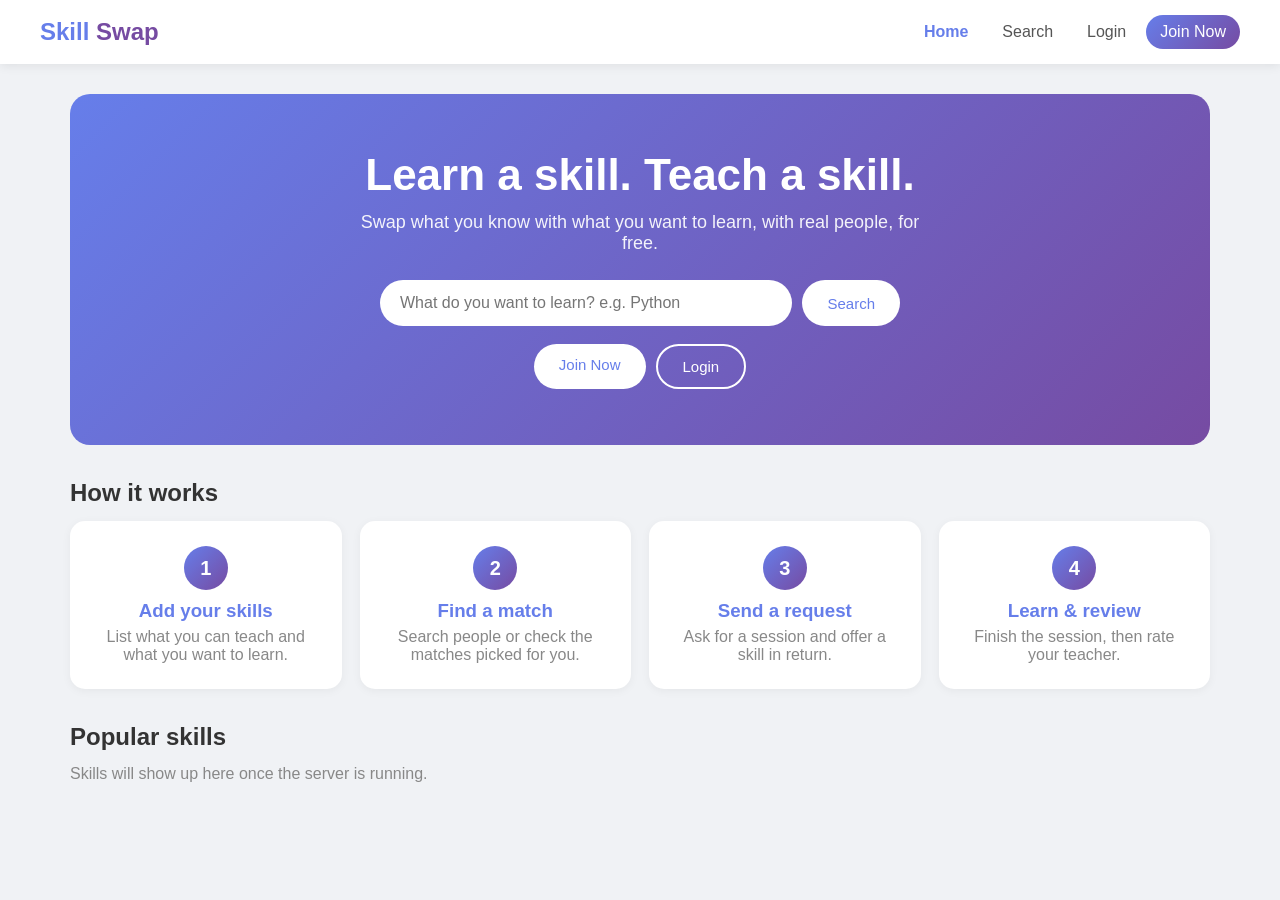
<file: index.html>
<!DOCTYPE html>
<html lang="en">
<head>
    <meta charset="UTF-8">
    <meta name="viewport" content="width=device-width, initial-scale=1.0">
    <title>Skill Swap</title>
    <link rel="stylesheet" href="common.css">
    <style>
        .hero { text-align: center; padding: 56px 24px; }
        .hero h1 { font-size: clamp(28px, 5vw, 44px); margin-bottom: 12px; }
        .hero p { font-size: 18px; opacity: .92; max-width: 560px; margin: 0 auto 26px; }
        .hero-search { display: flex; gap: 10px; max-width: 520px; margin: 0 auto; }
        .hero-search input { flex: 1; min-width: 0; padding: 14px 20px; border: none; border-radius: 30px; font-size: 16px; outline: none; }
        .hero-search button { background: white; color: var(--primary); }
        .hero-cta { margin-top: 18px; display: flex; gap: 10px; justify-content: center; flex-wrap: wrap; }
        .steps { display: grid; grid-template-columns: repeat(auto-fit, minmax(210px, 1fr)); gap: 18px; }
        .step { text-align: center; }
        .step .num { width: 44px; height: 44px; margin: 0 auto 10px; border-radius: 50%; background: var(--gradient); color: white; font-weight: bold; font-size: 20px; display: flex; align-items: center; justify-content: center; }
        .step h3 { margin-bottom: 6px; }
        a.chip { text-decoration: none; }
        h2.section { margin: 34px 0 14px; }
        @media (max-width: 520px) { .hero-search { flex-direction: column; } .container { padding: 18px; } }
    </style>
</head>
<body>
    <div id="app-header"></div>

    <div class="container">
        <section class="hero-card hero">
            <h1>Learn a skill. Teach a skill.</h1>
            <p>Swap what you know with what you want to learn, with real people, for free.</p>
            <form class="hero-search" id="heroSearch">
                <input type="text" id="heroQuery" placeholder="What do you want to learn? e.g. Python" aria-label="Search skills or people">
                <button class="btn" type="submit">Search</button>
            </form>
            <div class="hero-cta" id="heroCta"></div>
        </section>

        <h2 class="section">How it works</h2>
        <div class="steps">
            <div class="card step"><div class="num">1</div><h3>Add your skills</h3><p class="muted">List what you can teach and what you want to learn.</p></div>
            <div class="card step"><div class="num">2</div><h3>Find a match</h3><p class="muted">Search people or check the matches picked for you.</p></div>
            <div class="card step"><div class="num">3</div><h3>Send a request</h3><p class="muted">Ask for a session and offer a skill in return.</p></div>
            <div class="card step"><div class="num">4</div><h3>Learn &amp; review</h3><p class="muted">Finish the session, then rate your teacher.</p></div>
        </div>

        <h2 class="section">Popular skills</h2>
        <div class="row" id="skillChips"><span class="muted">Loading...</span></div>
    </div>

    <script src="common.js"></script>
    <script>
        renderHeader('index');
        const user = getUser();

        document.getElementById('heroCta').innerHTML = user
            ? '<a class="btn" style="background:white;color:var(--primary)" href="dashboard.html">Go to Dashboard</a>'
            : '<a class="btn" style="background:white;color:var(--primary)" href="register.html">Join Now</a>' +
              '<a class="btn btn-outline" style="background:transparent;color:white;border-color:white" href="login.html">Login</a>';

        document.getElementById('heroSearch').addEventListener('submit', e => {
            e.preventDefault();
            const q = document.getElementById('heroQuery').value.trim();
            location.href = 'search.html' + (q ? '?q=' + encodeURIComponent(q) : '');
        });

        (async function loadSkills() {
            const box = document.getElementById('skillChips');
            const res = await apiFetch('/api/skills').catch(() => null);
            if (!res || !res.ok || !res.data.skills.length) {
                box.innerHTML = '<span class="muted">Skills will show up here once the server is running.</span>';
                return;
            }
            box.innerHTML = res.data.skills.map(s =>
                `<a class="chip" href="search.html?q=${encodeURIComponent(s.name)}">${escapeHtml(s.name)}</a>`).join('');
        })();
    </script>
</body>
</html>
</file>
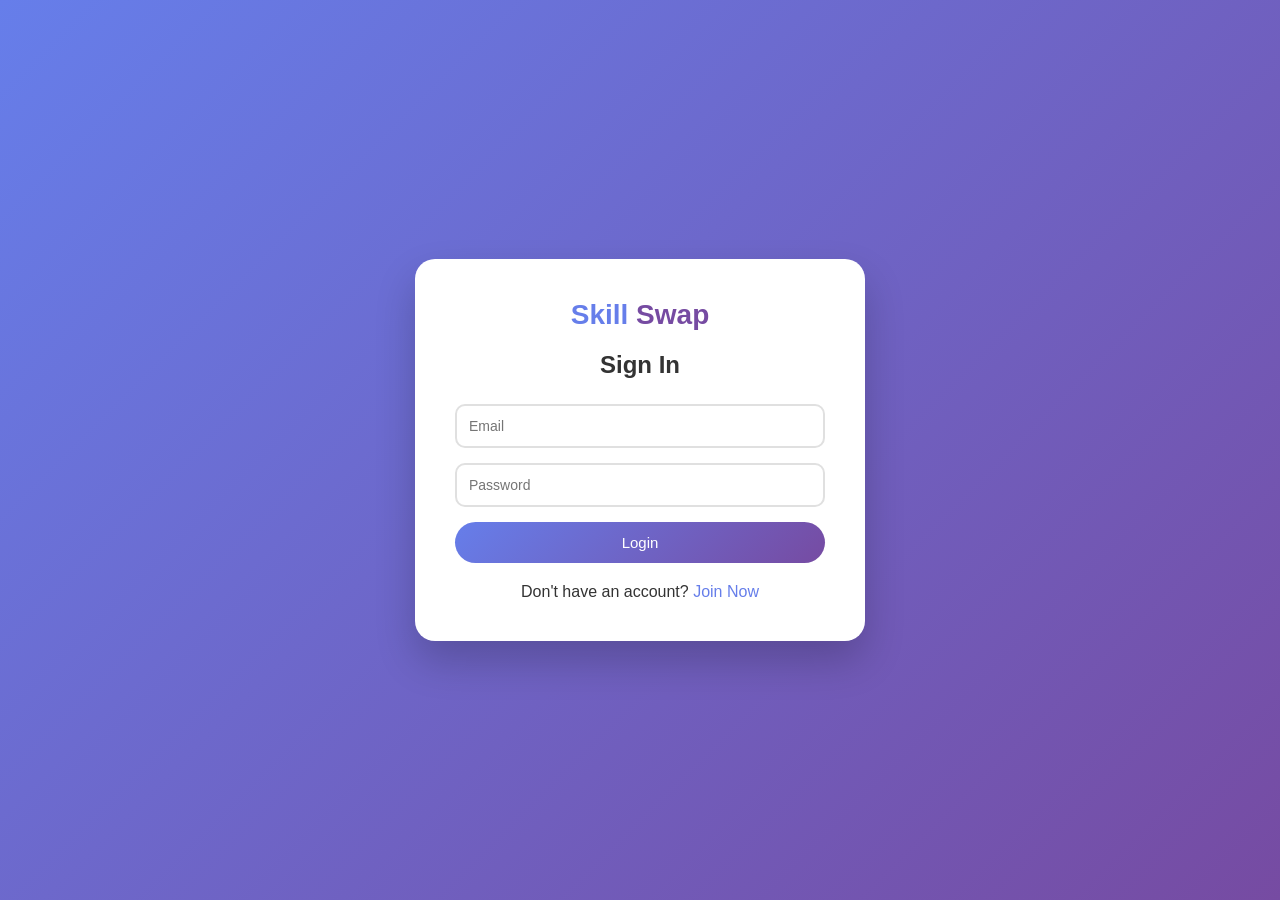
<file: admin.html>
<!DOCTYPE html>
<html lang="en">
<head>
    <meta charset="UTF-8">
    <meta name="viewport" content="width=device-width, initial-scale=1.0">
    <title>Admin - Skill Swap</title>
    <link rel="stylesheet" href="common.css">
    <style>
        .tabs { display: flex; gap: 8px; flex-wrap: wrap; }
        .tab {
            background: white; border: 2px solid transparent; color: #555;
            padding: 10px 20px; border-radius: 30px; cursor: pointer; font-size: 15px;
        }
        .tab.active { border-color: var(--primary); color: var(--primary); font-weight: bold; }
        .tab .nav-badge { margin-left: 6px; }
        .bar-row { display: grid; grid-template-columns: 110px 1fr 40px; gap: 10px; align-items: center; font-size: 14px; margin: 6px 0; }
        .bar-track { background: var(--bg); border-radius: 6px; height: 14px; overflow: hidden; }
        .bar-fill { background: var(--primary); height: 100%; border-radius: 6px; }
        .bar-num { text-align: right; font-variant-numeric: tabular-nums; }
        .table-wrap { overflow-x: auto; }
        table { width: 100%; border-collapse: collapse; font-size: 14px; }
        th, td { text-align: left; padding: 10px 12px; border-bottom: 1px solid var(--border); white-space: nowrap; }
        th { color: var(--muted); font-weight: 600; font-size: 13px; }
        .filter-row { display: flex; gap: 10px; align-items: center; flex-wrap: wrap; }
        .filter-row select, .filter-row input { padding: 9px 12px; border: 2px solid var(--border); border-radius: 10px; font-size: 14px; background: white; }
        .report-body { display: flex; flex-direction: column; gap: 8px; }
        .check-line { display: flex; gap: 8px; align-items: center; font-size: 14px; margin-bottom: 12px; }
    </style>
</head>
<body>
    <div id="app-header"></div>

    <div class="container stack">
        <div>
            <h1 class="page-title">Admin</h1>
            <p class="muted">Review videos and reports, manage users and skills.</p>
        </div>

        <div class="tabs" role="tablist">
            <button class="tab" data-tab="overview">Overview</button>
            <button class="tab" data-tab="videos">Videos <span id="badgeVideos" class="nav-badge" hidden></span></button>
            <button class="tab" data-tab="reports">Reports <span id="badgeReports" class="nav-badge" hidden></span></button>
            <button class="tab" data-tab="users">Users</button>
            <button class="tab" data-tab="skills">Skills</button>
        </div>

        <div id="panel" class="stack"><div class="empty">Loading...</div></div>
    </div>

    <!-- سبب الرفض -->
    <div id="rejectModal" class="modal-backdrop" hidden>
        <div class="modal">
            <h3>Reject video</h3>
            <div class="field">
                <label for="rejectReason">Reason (the owner will see it)</label>
                <textarea id="rejectReason" maxlength="255" placeholder="e.g. The audio is not clear"></textarea>
            </div>
            <div class="modal-actions">
                <button class="btn btn-gray btn-sm" id="rejectCancel">Cancel</button>
                <button class="btn btn-danger btn-sm" id="rejectSave">Reject</button>
            </div>
        </div>
    </div>

    <script src="common.js"></script>
    <script>
        const me = requireAdmin();
        let tab = 'overview';
        let rejectVideoId = null;
        let videoFilter = 'pending';
        let reportFilter = 'open';
        let usersCache = [];
        let catalog = [];          // المهارات
        let extraCategories = {};  // تصنيفات جديدة لسه مفيهاش مهارات

        if (me) init();

        function init() {
            renderHeader('admin');
            const fromHash = location.hash.replace('#', '');
            if (['overview', 'videos', 'reports', 'users', 'skills'].includes(fromHash)) tab = fromHash;
            document.querySelectorAll('.tab').forEach(b => b.addEventListener('click', () => showTab(b.dataset.tab)));
            document.getElementById('panel').addEventListener('click', onClick);
            document.getElementById('panel').addEventListener('change', onChange);
            document.getElementById('panel').addEventListener('input', onInput);
            document.getElementById('panel').addEventListener('submit', onSubmit);
            document.getElementById('rejectCancel').onclick = () => closeModal('rejectModal');
            document.getElementById('rejectSave').onclick = confirmReject;
            showTab(tab);
            if (tab !== 'overview') loadBadges();
        }

        // أرقام التنبيه على التبويبات (لو فتحنا الصفحة على تبويب غير النظرة العامة)
        async function loadBadges() {
            const res = await apiFetch('/api/admin/stats').catch(() => null);
            if (res && res.ok) {
                setBadge('badgeVideos', (res.data.videos || {}).pending || 0);
                setBadge('badgeReports', res.data.open_reports || 0);
            }
        }

        async function showTab(name) {
            tab = name;
            history.replaceState(null, '', '#' + name);
            document.querySelectorAll('.tab').forEach(b => b.classList.toggle('active', b.dataset.tab === name));
            const panel = document.getElementById('panel');
            panel.innerHTML = '<div class="empty">Loading...</div>';
            if (name === 'overview') await renderOverview();
            if (name === 'videos') await renderVideos();
            if (name === 'reports') await renderReports();
            if (name === 'users') await renderUsers();
            if (name === 'skills') await renderSkills();
        }

        function setBadge(id, n) {
            const el = document.getElementById(id);
            el.textContent = n;
            el.hidden = !n;
        }

        function put(html) { document.getElementById('panel').innerHTML = html; }

        // ---------- نظرة عامة ----------
        function bars(obj, order) {
            const keys = order.filter(k => k in obj).concat(Object.keys(obj).filter(k => !order.includes(k)));
            const max = Math.max(1, ...keys.map(k => obj[k]));
            if (!keys.length) return '<div class="empty">No data yet</div>';
            return keys.map(k => `<div class="bar-row"><span>${escapeHtml(k)}</span>
                <div class="bar-track"><div class="bar-fill" style="width:${(obj[k] / max * 100).toFixed(1)}%"></div></div>
                <span class="bar-num">${obj[k]}</span></div>`).join('');
        }

        async function renderOverview() {
            const res = await call('/api/admin/stats');
            if (!res.ok) return put('<div class="card empty">Could not load statistics.</div>');
            const s = res.data;
            setBadge('badgeVideos', (s.videos || {}).pending || 0);
            setBadge('badgeReports', s.open_reports || 0);
            const top = s.top_requested_skills || [];
            const topMax = Math.max(1, ...top.map(t => t.requests));
            put(`
                <div class="stat-grid">
                    <div class="stat-card"><div class="stat-number">${s.users}</div><div>Users</div></div>
                    <div class="stat-card"><div class="stat-number">${s.active_users}</div><div>Active users</div></div>
                    <div class="stat-card"><div class="stat-number">${s.skills}</div><div>Skills</div></div>
                    <div class="stat-card"><div class="stat-number">${(s.videos || {}).pending || 0}</div><div>Videos to review</div></div>
                    <div class="stat-card"><div class="stat-number">${s.open_reports}</div><div>Open reports</div></div>
                </div>
                <div class="two-col">
                    <div class="card"><h3>Swap requests</h3>${bars(s.requests || {}, ['pending', 'accepted', 'rejected', 'cancelled'])}</div>
                    <div class="card"><h3>Sessions</h3>${bars(s.sessions || {}, ['scheduled', 'completed', 'cancelled'])}</div>
                </div>
                <div class="two-col">
                    <div class="card"><h3>Videos</h3>${bars(s.videos || {}, ['pending', 'approved', 'rejected'])}</div>
                    <div class="card"><h3>Most requested skills</h3>
                        ${top.length ? top.map(t => `<div class="bar-row"><span title="${escapeHtml(t.name)}" style="overflow:hidden;text-overflow:ellipsis">${escapeHtml(t.name)}</span>
                            <div class="bar-track"><div class="bar-fill" style="width:${(t.requests / topMax * 100).toFixed(1)}%"></div></div>
                            <span class="bar-num">${t.requests}</span></div>`).join('') : '<div class="empty">No requests yet</div>'}
                    </div>
                </div>
                <div class="card"><h3>Top rated teachers</h3>
                    ${(s.top_teachers || []).length ? `<div class="table-wrap"><table>
                        <tr><th>Teacher</th><th>Rating</th><th>Reviews</th><th>Sessions</th></tr>
                        ${s.top_teachers.map(t => `<tr><td><a class="person" style="color:var(--primary);text-decoration:none;font-weight:bold" href="profile.html?id=${Number(t.id)}">${escapeHtml(t.name)}</a></td>
                            <td>${stars(t.avg_rating, t.reviews_count)}</td><td>${t.reviews_count}</td><td>${t.completed_sessions}</td></tr>`).join('')}
                    </table></div>` : '<div class="empty">No reviews yet</div>'}
                </div>`);
        }

        // ---------- الفيديوهات ----------
        async function renderVideos() {
            const res = await call('/api/admin/videos?status=' + videoFilter);
            if (!res.ok) return put('<div class="card empty">Could not load videos.</div>');
            if (videoFilter === 'pending') setBadge('badgeVideos', res.data.videos.length);
            const list = res.data.videos;
            put(`<div class="filter-row"><label for="videoFilter">Show</label>
                    <select id="videoFilter">${['pending', 'approved', 'rejected'].map(s =>
                        `<option value="${s}" ${s === videoFilter ? 'selected' : ''}>${s}</option>`).join('')}</select></div>
                 ${list.length ? `<div class="grid">${list.map(v => `
                    <div class="card video-card">
                        <video controls preload="metadata" src="${videoUrl(v.id, true)}"></video>
                        <div class="row spread"><b>${escapeHtml(v.title)}</b><span class="badge badge-${v.status}">${v.status}</span></div>
                        <div class="small muted">By <a href="profile.html?id=${Number(v.user_id)}">${escapeHtml(v.owner_name)}</a>
                            ${v.skill_name ? ' · ' + escapeHtml(v.skill_name) : ''} · ${(v.file_size_bytes / 1048576).toFixed(1)} MB · ${formatDate(v.uploaded_at)}</div>
                        ${v.description ? `<div class="small">${escapeHtml(v.description)}</div>` : ''}
                        ${v.rejection_reason ? `<div class="small" style="color:var(--danger)">Reason: ${escapeHtml(v.rejection_reason)}</div>` : ''}
                        <div class="row">
                            ${v.status !== 'approved' ? `<button class="btn btn-success btn-sm" data-act="approve" data-id="${v.id}">Approve</button>` : ''}
                            ${v.status !== 'rejected' ? `<button class="btn btn-danger btn-sm" data-act="reject" data-id="${v.id}">Reject</button>` : ''}
                        </div>
                    </div>`).join('')}</div>` : `<div class="card empty">No ${videoFilter} videos.</div>`}`);
        }

        function confirmReject() {
            const reason = document.getElementById('rejectReason').value.trim();
            if (!reason) return toast('Please write a reason', 'error');
            reviewVideo(rejectVideoId, 'reject', reason);
        }

        async function reviewVideo(id, action, reason) {
            const res = await call(`/api/admin/videos/${id}/review`, {
                method: 'POST', body: JSON.stringify({ action, reason: reason || null }),
            }, action === 'approve' ? 'Video approved' : 'Video rejected');
            if (res.ok) { closeModal('rejectModal'); renderVideos(); }
        }

        // ---------- البلاغات ----------
        async function renderReports() {
            const res = await call('/api/admin/reports?status=' + reportFilter);
            if (!res.ok) return put('<div class="card empty">Could not load reports.</div>');
            if (reportFilter === 'open') setBadge('badgeReports', res.data.reports.length);
            const list = res.data.reports;
            put(`<div class="filter-row"><label for="reportFilter">Show</label>
                    <select id="reportFilter">${['open', 'resolved', 'dismissed'].map(s =>
                        `<option value="${s}" ${s === reportFilter ? 'selected' : ''}>${s}</option>`).join('')}</select></div>
                 ${list.length ? `<div class="grid">${list.map(r => `
                    <div class="card report-body">
                        <div class="row spread"><span class="badge badge-pending">${escapeHtml(r.reason)}</span>
                            <span class="small muted">${formatDate(r.created_at)}</span></div>
                        <video controls preload="metadata" style="width:100%;border-radius:10px;background:#000;max-height:200px" src="${videoUrl(r.video_id, true)}"></video>
                        <div><b>${escapeHtml(r.video_title)}</b> <span class="badge badge-${r.video_status}">${r.video_status}</span></div>
                        <div class="small muted">Owner: ${escapeHtml(r.owner_name)} · Reported by ${escapeHtml(r.reporter_name)}</div>
                        ${r.details ? `<div class="item-note" style="background:var(--bg);border-radius:10px;padding:8px 12px;font-size:14px">“${escapeHtml(r.details)}”</div>` : ''}
                        ${r.status === 'open' ? `<div class="row">
                            <button class="btn btn-danger btn-sm" data-act="report-remove" data-id="${r.id}">Remove video</button>
                            <button class="btn btn-outline btn-sm" data-act="report-resolve" data-id="${r.id}">Resolve</button>
                            <button class="btn btn-gray btn-sm" data-act="report-dismiss" data-id="${r.id}">Dismiss</button></div>` : ''}
                    </div>`).join('')}</div>` : `<div class="card empty">No ${reportFilter} reports.</div>`}`);
        }

        async function handleReport(id, action, removeVideo) {
            const res = await call(`/api/admin/reports/${id}/handle`, {
                method: 'POST', body: JSON.stringify({ action, remove_video: removeVideo }),
            }, removeVideo ? 'Video removed and report resolved' : action === 'resolve' ? 'Report resolved' : 'Report dismissed');
            if (res.ok) renderReports();
        }

        // ---------- المستخدمين ----------
        async function renderUsers() {
            const res = await call('/api/admin/users');
            if (!res.ok) return put('<div class="card empty">Could not load users.</div>');
            usersCache = res.data.users;
            put(`<div class="filter-row"><label for="userSearch">Search</label>
                    <input type="text" id="userSearch" placeholder="Name or email"></div>
                 <div class="card"><div class="table-wrap" id="usersTable"></div></div>`);
            drawUsers('');
        }

        function drawUsers(q) {
            q = q.trim().toLowerCase();
            const list = usersCache.filter(u => !q || u.name.toLowerCase().includes(q) || u.email.toLowerCase().includes(q));
            document.getElementById('usersTable').innerHTML = list.length ? `<table>
                <tr><th>Name</th><th>Email</th><th>Role</th><th>Status</th><th>Sessions</th><th>Rating</th><th>Joined</th><th></th></tr>
                ${list.map(u => `<tr>
                    <td>${escapeHtml(u.name)}</td><td>${escapeHtml(u.email)}</td><td>${escapeHtml(u.role)}</td>
                    <td><span class="badge ${u.is_active ? 'badge-approved' : 'badge-rejected'}">${u.is_active ? 'active' : 'disabled'}</span></td>
                    <td>${u.completed_sessions || 0}</td><td>${u.avg_rating ? Number(u.avg_rating).toFixed(1) : '-'}</td>
                    <td>${formatDate(u.created_at)}</td>
                    <td>${u.role === 'admin' ? '' : `<button class="btn btn-sm ${u.is_active ? 'btn-danger' : 'btn-success'}"
                        data-act="toggle-user" data-id="${u.id}" data-active="${u.is_active ? 1 : 0}">${u.is_active ? 'Disable' : 'Enable'}</button>`}</td>
                </tr>`).join('')}</table>` : '<div class="empty">No users found.</div>';
        }

        // ---------- المهارات ----------
        function categoriesList() {
            const map = {};
            catalog.forEach(s => map[s.category_id] = s.category);
            Object.assign(map, extraCategories);
            return Object.keys(map).map(id => ({ id: Number(id), name: map[id] })).sort((a, b) => a.name.localeCompare(b.name));
        }

        async function renderSkills() {
            const res = await call('/api/skills');
            if (!res.ok) return put('<div class="card empty">Could not load skills.</div>');
            catalog = res.data.skills;
            const cats = categoriesList();
            put(`<div class="two-col">
                    <form class="card" id="categoryForm">
                        <h3>New category</h3>
                        <div class="field"><label for="categoryName">Name</label>
                            <input type="text" id="categoryName" maxlength="100" placeholder="e.g. Cooking"></div>
                        <button class="btn btn-sm" type="submit">Add category</button>
                    </form>
                    <form class="card" id="skillForm">
                        <h3>New skill</h3>
                        <div class="field"><label for="newSkillName">Name</label>
                            <input type="text" id="newSkillName" maxlength="100" placeholder="e.g. Baking"></div>
                        <div class="field"><label for="newSkillCategory">Category</label>
                            <select id="newSkillCategory">${cats.map(c => `<option value="${c.id}">${escapeHtml(c.name)}</option>`).join('')}</select></div>
                        <button class="btn btn-sm" type="submit">Add skill</button>
                    </form>
                </div>
                <div class="card"><h3>All skills (${catalog.length})</h3>
                    ${cats.map(c => {
                        const skills = catalog.filter(s => s.category_id === c.id);
                        return `<div style="margin-bottom:12px"><b>${escapeHtml(c.name)}</b> <span class="small muted">${skills.length}</span><div>
                            ${skills.length ? skills.map(s => `<span class="chip">${escapeHtml(s.name)}</span>`).join('') : '<span class="small muted">No skills yet</span>'}</div></div>`;
                    }).join('')}
                </div>`);
        }

        async function onSubmit(e) {
            e.preventDefault();
            if (e.target.id === 'categoryForm') {
                const name = document.getElementById('categoryName').value.trim();
                if (name.length < 2) return toast('Category name is too short', 'error');
                const res = await call('/api/admin/categories', { method: 'POST', body: JSON.stringify({ name }) }, 'Category added');
                if (res.ok) { extraCategories[res.data.category_id] = name; renderSkills(); }
            }
            if (e.target.id === 'skillForm') {
                const name = document.getElementById('newSkillName').value.trim();
                const category_id = Number(document.getElementById('newSkillCategory').value);
                if (!name) return toast('Write the skill name', 'error');
                if (!category_id) return toast('Choose a category', 'error');
                const res = await call('/api/admin/skills', { method: 'POST', body: JSON.stringify({ name, category_id }) }, 'Skill added');
                if (res.ok) renderSkills();
            }
        }

        // ---------- الأحداث ----------
        async function onClick(e) {
            const btn = e.target.closest('[data-act]');
            if (!btn) return;
            const id = btn.dataset.id;
            switch (btn.dataset.act) {
                case 'approve': return reviewVideo(id, 'approve');
                case 'reject':
                    rejectVideoId = id;
                    document.getElementById('rejectReason').value = '';
                    return openModal('rejectModal');
                case 'report-remove':
                    if (!window.confirm('Remove this video and resolve every open report on it?')) return;
                    return handleReport(id, 'resolve', true);
                case 'report-resolve': return handleReport(id, 'resolve', false);
                case 'report-dismiss': return handleReport(id, 'dismiss', false);
                case 'toggle-user': {
                    const makeActive = btn.dataset.active !== '1';
                    if (!makeActive && !window.confirm('Disable this account? The user will not be able to login.')) return;
                    const res = await call(`/api/admin/users/${id}/active`, {
                        method: 'POST', body: JSON.stringify({ is_active: makeActive }),
                    }, makeActive ? 'Account enabled' : 'Account disabled');
                    if (res.ok) {
                        const u = usersCache.find(x => String(x.id) === String(id));
                        if (u) u.is_active = makeActive ? 1 : 0;
                        drawUsers(document.getElementById('userSearch').value);
                    }
                }
            }
        }

        function onChange(e) {
            if (e.target.id === 'videoFilter') { videoFilter = e.target.value; renderVideos(); }
            if (e.target.id === 'reportFilter') { reportFilter = e.target.value; renderReports(); }
        }

        function onInput(e) {
            if (e.target.id === 'userSearch') drawUsers(e.target.value);
        }
    </script>
</body>
</html>
</file>
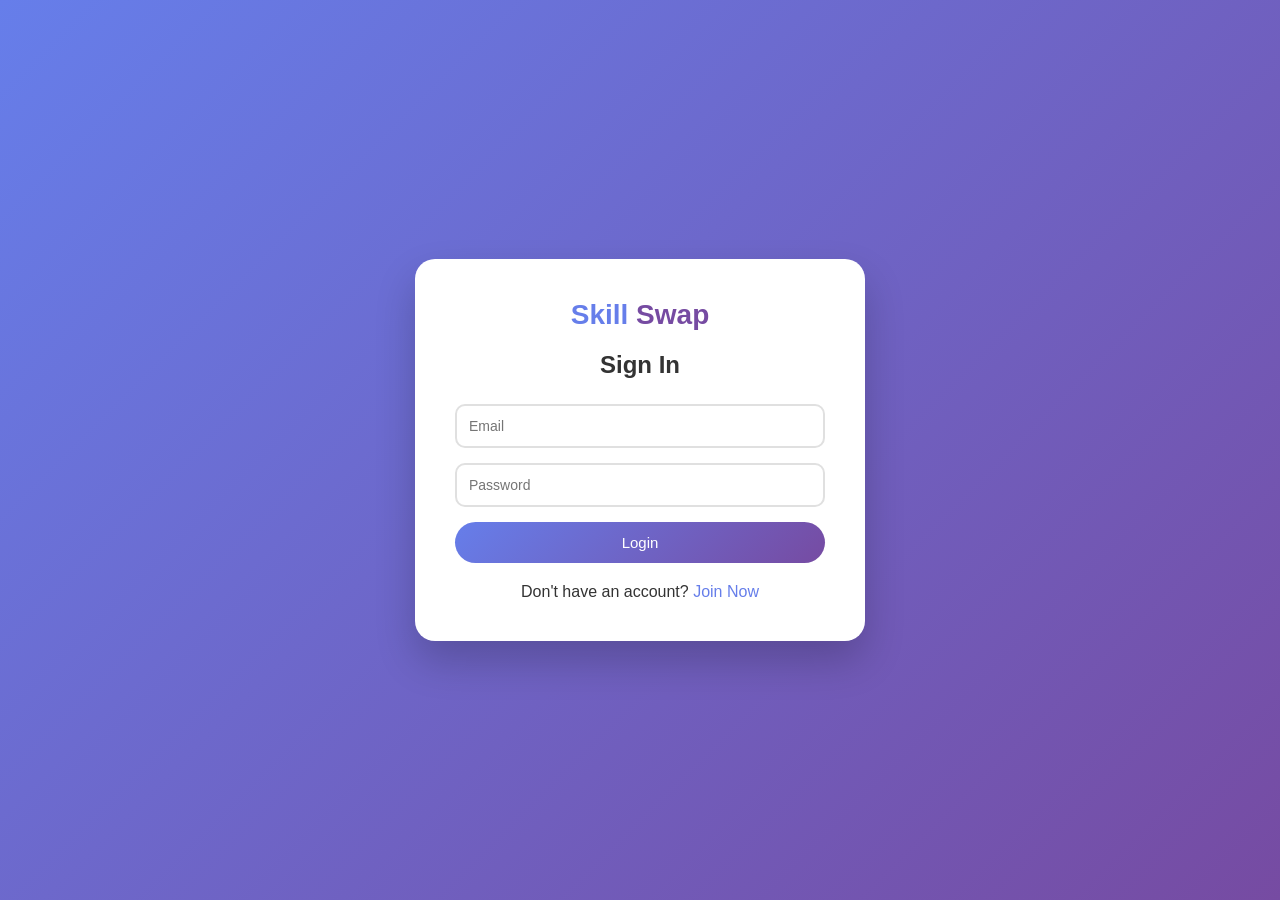
<file: chat.html>
<!DOCTYPE html>
<html lang="en">
<head>
    <meta charset="UTF-8">
    <meta name="viewport" content="width=device-width, initial-scale=1.0">
    <title>Messages - Skill Swap</title>
    <link rel="stylesheet" href="common.css">
    <style>
        .chat-layout {
            display: grid;
            grid-template-columns: 320px 1fr;
            background: white;
            border-radius: 15px;
            box-shadow: 0 2px 10px rgba(0,0,0,0.05);
            overflow: hidden;
            height: calc(100vh - 170px);
            min-height: 420px;
        }
        .conv-list { border-right: 1px solid var(--border); overflow-y: auto; min-width: 0; }
        .conv-item {
            display: flex; gap: 12px; align-items: center;
            padding: 14px 16px; cursor: pointer; border-bottom: 1px solid #f0f0f0;
        }
        .conv-item:hover { background: #f8f9fa; }
        .conv-item.active { background: #eef0ff; }
        .conv-main { flex: 1; min-width: 0; }
        .conv-name { font-weight: bold; }
        .conv-last { font-size: 13px; color: var(--muted); white-space: nowrap; overflow: hidden; text-overflow: ellipsis; }
        .conv-time { font-size: 11px; color: #aaa; }
        .unread { background: var(--danger); color: white; border-radius: 10px; font-size: 12px; padding: 1px 8px; }

        .thread { display: flex; flex-direction: column; min-width: 0; min-height: 0; }
        .thread-head { display: flex; align-items: center; gap: 12px; padding: 14px 18px; border-bottom: 1px solid var(--border); }
        .thread-head a { color: inherit; text-decoration: none; font-weight: bold; }
        .back-btn { display: none; background: none; border: none; font-size: 22px; color: var(--primary); cursor: pointer; }
        .messages { flex: 1; overflow-y: auto; padding: 18px; display: flex; flex-direction: column; gap: 8px; }
        .bubble { max-width: 72%; padding: 9px 14px; border-radius: 18px; overflow-wrap: anywhere; white-space: pre-wrap; }
        .bubble.sent { background: var(--gradient); color: white; align-self: flex-end; border-bottom-right-radius: 5px; }
        .bubble.received { background: #f0f2f5; align-self: flex-start; border-bottom-left-radius: 5px; }
        .bubble time { display: block; font-size: 10px; opacity: 0.7; margin-top: 3px; white-space: normal; }
        .composer { display: flex; gap: 10px; padding: 14px 18px; border-top: 1px solid var(--border); }
        .composer input { flex: 1; min-width: 0; padding: 12px 16px; border: 2px solid var(--border); border-radius: 25px; font-size: 14px; outline: none; }
        .composer input:focus { border-color: var(--primary); }
        .placeholder { margin: auto; text-align: center; color: var(--muted); padding: 20px; }

        @media (max-width: 768px) {
            .chat-layout { grid-template-columns: 1fr; height: calc(100vh - 150px); }
            .chat-layout .thread { display: none; }
            .chat-layout.thread-open .conv-list { display: none; }
            .chat-layout.thread-open .thread { display: flex; }
            .back-btn { display: block; }
            .bubble { max-width: 85%; }
        }
    </style>
</head>
<body>
    <div id="app-header"></div>

    <div class="container">
        <div class="chat-layout" id="layout">
            <div class="conv-list" id="convList"><div class="empty">Loading...</div></div>

            <div class="thread" id="thread">
                <div class="placeholder" id="threadEmpty">Choose a conversation, or open someone's profile and press “Send message”.</div>
                <div id="threadBody" style="display:none; flex-direction:column; flex:1; min-height:0">
                    <div class="thread-head">
                        <button class="back-btn" id="backBtn" aria-label="Back to conversations">←</button>
                        <div class="avatar" id="threadAvatar">?</div>
                        <a id="threadName" href="#"></a>
                    </div>
                    <div class="messages" id="messages" aria-live="polite"></div>
                    <form class="composer" id="composer">
                        <input type="text" id="messageInput" maxlength="2000" placeholder="Type a message..." autocomplete="off" aria-label="Message">
                        <button class="btn btn-sm" type="submit" id="sendBtn">Send</button>
                    </form>
                </div>
            </div>
        </div>
    </div>

    <script src="common.js"></script>
    <script>
        const me = requireLogin();
        let conversations = [];
        let partner = null;     // { id, name }
        let lastId = 0;         // آخر رسالة اتعرضت، عشان الـ polling يجيب الجديد بس
        let busy = false;

        if (me) init();

        async function init() {
            renderHeader('chat');
            document.getElementById('composer').addEventListener('submit', send);
            document.getElementById('backBtn').onclick = closeThread;
            document.getElementById('convList').addEventListener('click', e => {
                const item = e.target.closest('[data-partner]');
                if (item) openThread(Number(item.dataset.partner), item.dataset.name);
            });

            await loadConversations();
            const wanted = parseInt(new URLSearchParams(location.search).get('user'));
            if (wanted && wanted !== me.id) {
                const known = conversations.find(c => c.partner_id === wanted);
                if (known) return openThread(wanted, known.partner_name);
                const res = await call('/api/users/' + wanted);
                openThread(wanted, res.ok ? res.data.name : 'User');
            }
        }

        // ---------- قائمة المحادثات ----------
        async function loadConversations() {
            const res = await apiFetch('/api/conversations').catch(() => null);
            if (!res || !res.ok) return;
            conversations = res.data.conversations;
            drawConversations();
        }

        function drawConversations() {
            const box = document.getElementById('convList');
            if (!conversations.length) {
                box.innerHTML = '<div class="empty">No conversations yet. Find someone in <a href="search.html">Search</a> and say hello.</div>';
                return;
            }
            box.innerHTML = conversations.map(c => `
                <div class="conv-item ${partner && partner.id === c.partner_id ? 'active' : ''}"
                     data-partner="${c.partner_id}" data-name="${escapeHtml(c.partner_name)}">
                    <div class="avatar">${initial(c.partner_name)}</div>
                    <div class="conv-main">
                        <div class="conv-name">${escapeHtml(c.partner_name)}</div>
                        <div class="conv-last">${c.last_from_me ? 'You: ' : ''}${escapeHtml(c.last_message)}</div>
                        <div class="conv-time">${formatDate(c.last_time)}</div>
                    </div>
                    ${c.unread > 0 && !(partner && partner.id === c.partner_id) ? `<span class="unread">${c.unread}</span>` : ''}
                </div>`).join('');
        }

        // ---------- المحادثة ----------
        async function openThread(id, name) {
            partner = { id, name };
            lastId = 0;
            document.getElementById('messages').innerHTML = '';
            document.getElementById('threadEmpty').style.display = 'none';
            document.getElementById('threadBody').style.display = 'flex';
            document.getElementById('layout').classList.add('thread-open');
            document.getElementById('threadAvatar').textContent = (name || '?').trim().charAt(0).toUpperCase();
            const link = document.getElementById('threadName');
            link.textContent = name;
            link.href = 'profile.html?id=' + id;
            drawConversations();
            await pollThread(true);
            document.getElementById('messageInput').focus();
        }

        function closeThread() {
            partner = null;
            document.getElementById('layout').classList.remove('thread-open');
            document.getElementById('threadBody').style.display = 'none';
            document.getElementById('threadEmpty').style.display = '';
            drawConversations();
        }

        function timeOf(value) {
            const d = new Date(value);
            return isNaN(d) ? '' : d.toLocaleTimeString([], { hour: '2-digit', minute: '2-digit' });
        }

        // بيجيب الرسائل الجديدة بس (after_id) ويضيفها تحت من غير ما يعيد رسم المحادثة
        async function pollThread(first = false) {
            if (!partner || busy) return;
            busy = true;
            const target = partner.id;
            try {
                const res = await apiFetch(`/api/messages/${target}?after_id=${lastId}`);
                if (!res.ok || !partner || partner.id !== target) return;
                const fresh = res.data.messages;
                const box = document.getElementById('messages');
                if (first && !fresh.length) {
                    box.innerHTML = '<div class="placeholder">No messages yet. Say hello 👋</div>';
                }
                if (fresh.length) {
                    if (box.querySelector('.placeholder')) box.innerHTML = '';
                    const nearBottom = box.scrollHeight - box.scrollTop - box.clientHeight < 80;
                    fresh.forEach(m => {
                        const div = document.createElement('div');
                        div.className = 'bubble ' + (m.from_user === me.id ? 'sent' : 'received');
                        div.textContent = m.message;
                        const t = document.createElement('time');
                        t.textContent = timeOf(m.created_at);
                        div.appendChild(t);
                        box.appendChild(div);
                        lastId = Math.max(lastId, m.id);
                    });
                    if (first || nearBottom) box.scrollTop = box.scrollHeight;
                    // وصلت رسالة من الطرف التاني وإحنا فاتحين المحادثة: علّمها مقروءة
                    if (fresh.some(m => m.from_user !== me.id)) {
                        await apiFetch(`/api/messages/${target}/read`, { method: 'POST' });
                        loadConversations();
                    }
                }
            } catch (e) { /* السيرفر مش متاح دلوقتي، هنحاول تاني */ }
            finally { busy = false; }
        }

        async function send(e) {
            e.preventDefault();
            const input = document.getElementById('messageInput');
            const text = input.value.trim();
            if (!text || !partner) return;
            const btn = document.getElementById('sendBtn');
            btn.disabled = true;
            const res = await call('/api/messages', { method: 'POST', body: JSON.stringify({ to_user: partner.id, message: text }) });
            btn.disabled = false;
            if (res.ok) {
                input.value = '';
                await pollThread();
                loadConversations();
            }
        }

        // تحديث كل 3 ثواني، ويقف لما التبويب يتخفى
        setInterval(() => {
            if (document.hidden || !me) return;
            pollThread();
            loadConversations();
        }, 3000);
    </script>
</body>
</html>
</file>
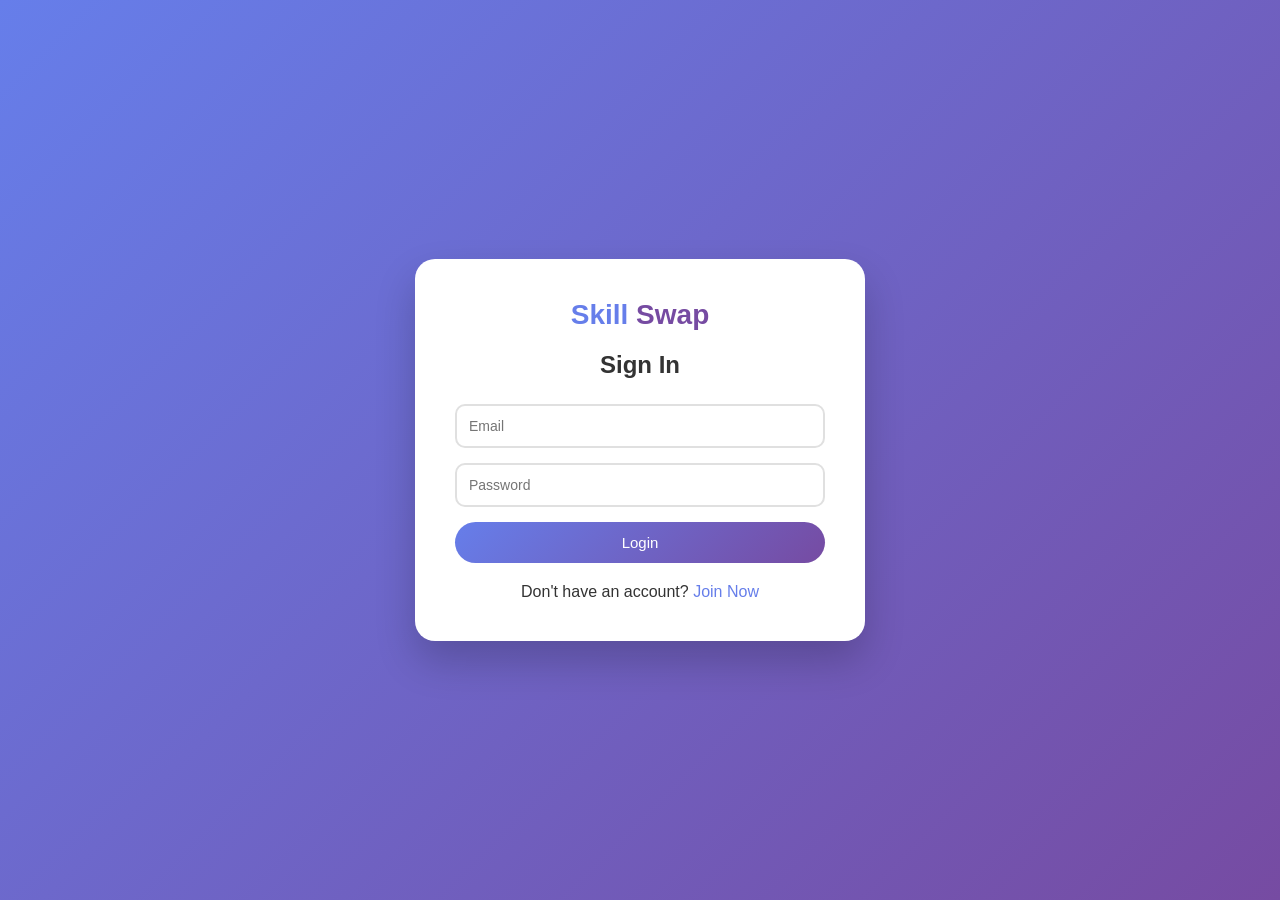
<file: dashboard.html>
<!DOCTYPE html>
<html lang="en">
<head>
    <meta charset="UTF-8">
    <meta name="viewport" content="width=device-width, initial-scale=1.0">
    <title>Dashboard - Skill Swap</title>
    <link rel="stylesheet" href="common.css">
</head>
<body>
    <div id="app-header"></div>

    <div class="container stack">
        <div class="hero-card">
            <h1 id="welcome">Welcome 👋</h1>
            <p>Teach what you know, learn what you love.</p>
        </div>

        <div id="pendingBanner" class="banner" hidden></div>

        <div class="stat-grid">
            <div class="stat-card"><div class="stat-number" id="teachCount">0</div><div>Skills to Teach</div></div>
            <div class="stat-card"><div class="stat-number" id="learnCount">0</div><div>Skills to Learn</div></div>
            <div class="stat-card"><div class="stat-number" id="sessionsCount">0</div><div>Sessions Taught</div></div>
            <div class="stat-card"><div class="stat-number" id="ratingValue">-</div><div>Average Rating</div></div>
        </div>

        <div class="two-col">
            <div class="card">
                <h3>🎓 Skills I Can Teach</h3>
                <div id="teachList"></div>
                <button class="btn btn-sm" id="addTeachBtn" style="margin-top:12px">+ Add Skill</button>
            </div>
            <div class="card">
                <h3>📚 Skills I Want to Learn</h3>
                <div id="learnList"></div>
                <button class="btn btn-sm" id="addLearnBtn" style="margin-top:12px">+ Add Skill</button>
            </div>
        </div>

        <section class="card">
            <h3>✨ Suggested For You</h3>
            <p class="muted small" style="margin-bottom:14px">People who teach something you want to learn. Green skills match your list.</p>
            <div id="matches" class="grid"></div>
        </section>

        <section class="card">
            <div class="row spread" style="margin-bottom:14px">
                <h3 style="margin:0">🎬 My Intro Videos</h3>
                <button class="btn btn-sm" id="uploadBtn">Upload Video</button>
            </div>
            <p class="muted small" style="margin-bottom:14px">A short video showing how you teach. An admin reviews it before it appears on your profile. MP4 or WebM, up to 50 MB.</p>
            <div id="videos" class="grid"></div>
        </section>
    </div>

    <!-- نافذة إضافة مهارة -->
    <div id="skillModal" class="modal-backdrop" hidden>
        <div class="modal">
            <h3 id="skillModalTitle">Add Skill</h3>
            <div class="field">
                <label for="skillSelect">Skill</label>
                <select id="skillSelect"></select>
            </div>
            <div class="modal-actions">
                <button class="btn btn-gray btn-sm" id="skillCancel">Cancel</button>
                <button class="btn btn-sm" id="skillSave">Add</button>
            </div>
        </div>
    </div>

    <!-- نافذة رفع فيديو -->
    <div id="videoModal" class="modal-backdrop" hidden>
        <div class="modal">
            <h3>Upload Intro Video</h3>
            <div class="field">
                <label for="videoTitle">Title</label>
                <input type="text" id="videoTitle" maxlength="150" placeholder="e.g. Python basics in 2 minutes">
            </div>
            <div class="field">
                <label for="videoDesc">Description (optional)</label>
                <textarea id="videoDesc" maxlength="1000"></textarea>
            </div>
            <div class="field">
                <label for="videoSkill">Related skill (optional)</label>
                <select id="videoSkill"></select>
            </div>
            <div class="field">
                <label for="videoFile">Video file</label>
                <input type="file" id="videoFile" accept=".mp4,.webm,video/mp4,video/webm">
            </div>
            <div class="modal-actions">
                <button class="btn btn-gray btn-sm" id="videoCancel">Cancel</button>
                <button class="btn btn-sm" id="videoSave">Upload</button>
            </div>
        </div>
    </div>

    <script src="common.js"></script>
    <script>
        const me = requireLogin();
        if (me) init();

        let catalog = [];       // كل المهارات المتاحة
        let mySkills = [];      // مهاراتي
        let addType = 'teach';  // النافذة بتضيف teach ولا learn

        function init() {
            renderHeader('dashboard');
            document.getElementById('welcome').textContent = 'Welcome ' + me.name + '! 👋';
            loadAll();
            document.getElementById('addTeachBtn').onclick = () => openAddSkill('teach');
            document.getElementById('addLearnBtn').onclick = () => openAddSkill('learn');
            document.getElementById('skillCancel').onclick = () => closeModal('skillModal');
            document.getElementById('skillSave').onclick = saveSkill;
            document.getElementById('uploadBtn').onclick = openUpload;
            document.getElementById('videoCancel').onclick = () => closeModal('videoModal');
            document.getElementById('videoSave').onclick = uploadVideo;
            document.getElementById('teachList').addEventListener('click', onRemoveClick);
            document.getElementById('learnList').addEventListener('click', onRemoveClick);
            document.getElementById('videos').addEventListener('click', onVideoClick);
        }

        async function loadAll() {
            const [cat, skills, matches, incoming, videos, profile] = await Promise.all([
                call('/api/skills'),
                call('/api/my/skills'),
                call('/api/matches'),
                call('/api/requests?box=incoming'),
                call('/api/videos/mine'),
                me.role === 'admin' ? Promise.resolve(null) : call('/api/users/' + me.id),
            ]);
            if (cat.ok) catalog = cat.data.skills;
            if (skills.ok) { mySkills = skills.data.skills; renderSkills(); }
            if (matches.ok) renderMatches(matches.data.matches);
            if (incoming.ok) renderBanner(incoming.data.requests);
            if (videos.ok) renderVideos(videos.data.videos);
            if (profile && profile.ok) {
                document.getElementById('sessionsCount').textContent = profile.data.completed_sessions || 0;
                const r = profile.data.avg_rating;
                document.getElementById('ratingValue').textContent = r ? Number(r).toFixed(1) : '-';
            }
        }

        // ---------- المهارات ----------
        function renderSkills() {
            for (const type of ['teach', 'learn']) {
                const list = mySkills.filter(s => s.skill_type === type);
                document.getElementById(type + 'Count').textContent = list.length;
                document.getElementById(type + 'List').innerHTML = list.length
                    ? list.map(s => `<span class="chip ${type === 'learn' ? 'chip-learn' : ''}">${escapeHtml(s.name)}
                        <button class="chip-x" data-id="${s.skill_id}" data-type="${type}" aria-label="Remove ${escapeHtml(s.name)}">×</button></span>`).join('')
                    : '<div class="empty">No skills added yet</div>';
            }
        }

        async function onRemoveClick(e) {
            const btn = e.target.closest('.chip-x');
            if (!btn) return;
            const res = await call(`/api/my/skills/${btn.dataset.id}/${btn.dataset.type}`, { method: 'DELETE' });
            if (res.ok) {
                mySkills = mySkills.filter(s => !(String(s.skill_id) === btn.dataset.id && s.skill_type === btn.dataset.type));
                renderSkills();
            }
        }

        // قائمة المهارات مقسمة بالتصنيف (optgroup)
        function skillOptions(list, emptyLabel) {
            const groups = {};
            list.forEach(s => (groups[s.category] = groups[s.category] || []).push(s));
            let html = emptyLabel ? `<option value="">${escapeHtml(emptyLabel)}</option>` : '';
            for (const cat of Object.keys(groups)) {
                html += `<optgroup label="${escapeHtml(cat)}">` +
                    groups[cat].map(s => `<option value="${s.id}">${escapeHtml(s.name)}</option>`).join('') + '</optgroup>';
            }
            return html;
        }

        function openAddSkill(type) {
            addType = type;
            const taken = new Set(mySkills.map(s => s.skill_id));
            const available = catalog.filter(s => !taken.has(s.id));
            document.getElementById('skillModalTitle').textContent =
                type === 'teach' ? 'Add a skill you can teach' : 'Add a skill you want to learn';
            const select = document.getElementById('skillSelect');
            select.innerHTML = available.length ? skillOptions(available) : '<option value="">No more skills available</option>';
            document.getElementById('skillSave').disabled = !available.length;
            openModal('skillModal');
        }

        async function saveSkill() {
            const skillId = Number(document.getElementById('skillSelect').value);
            if (!skillId) return;
            const res = await call('/api/my/skills', {
                method: 'POST',
                body: JSON.stringify({ skill_id: skillId, skill_type: addType }),
            }, 'Skill added');
            if (res.ok) {
                closeModal('skillModal');
                const r = await call('/api/my/skills');
                if (r.ok) { mySkills = r.data.skills; renderSkills(); }
                const m = await call('/api/matches');
                if (m.ok) renderMatches(m.data.matches);
            }
        }

        // ---------- المقترحات ----------
        function renderMatches(list) {
            const learnIds = new Set(mySkills.filter(s => s.skill_type === 'learn').map(s => s.skill_id));
            const box = document.getElementById('matches');
            if (!list.length) {
                box.innerHTML = '<div class="empty" style="grid-column:1/-1">No matches yet. Add skills you want to learn and we will find teachers for you.</div>';
                return;
            }
            box.innerHTML = list.map(u => {
                const teach = (u.skills || []).filter(s => s.skill_type === 'teach');
                return `<div class="user-card" data-id="${u.id}">
                    <div class="row">
                        <div class="avatar">${initial(u.name)}</div>
                        <div style="min-width:0">
                            <div class="user-name">${escapeHtml(u.name)}</div>
                            <div class="muted small">${escapeHtml(u.location || '')}</div>
                        </div>
                    </div>
                    ${u.mutual ? '<span class="badge badge-mutual">Mutual swap possible</span>' : ''}
                    <div>${teach.map(s => `<span class="chip ${learnIds.has(s.skill_id) ? 'chip-hit' : ''}">${escapeHtml(s.name)}</span>`).join('')}</div>
                </div>`;
            }).join('');
            box.querySelectorAll('.user-card').forEach(c =>
                c.addEventListener('click', () => window.location.href = 'profile.html?id=' + c.dataset.id));
        }

        // ---------- طلبات جديدة ----------
        function renderBanner(requests) {
            const pending = requests.filter(r => r.status === 'pending').length;
            const el = document.getElementById('pendingBanner');
            if (!pending) { el.hidden = true; return; }
            el.innerHTML = `<span>You have <b>${pending}</b> pending swap request${pending > 1 ? 's' : ''} waiting for your answer.</span>
                            <a href="swaps.html">Review now →</a>`;
            el.hidden = false;
        }

        // ---------- الفيديوهات ----------
        function renderVideos(list) {
            const box = document.getElementById('videos');
            if (!list.length) {
                box.innerHTML = '<div class="empty" style="grid-column:1/-1">You have not uploaded a video yet.</div>';
                return;
            }
            box.innerHTML = list.map(v => `<div class="video-card">
                <video controls preload="metadata" src="${videoUrl(v.id, true)}"></video>
                <div class="row spread">
                    <b>${escapeHtml(v.title)}</b>
                    <span class="badge badge-${v.status}">${v.status}</span>
                </div>
                ${v.skill_name ? `<div class="small muted">${escapeHtml(v.skill_name)}</div>` : ''}
                ${v.status === 'rejected' && v.rejection_reason ? `<div class="small" style="color:var(--danger)">Reason: ${escapeHtml(v.rejection_reason)}</div>` : ''}
                <div><button class="btn btn-danger btn-sm" data-delete="${v.id}">Delete</button></div>
            </div>`).join('');
        }

        async function onVideoClick(e) {
            const btn = e.target.closest('[data-delete]');
            if (!btn || !window.confirm('Delete this video?')) return;
            const res = await call('/api/videos/' + btn.dataset.delete, { method: 'DELETE' }, 'Video deleted');
            if (res.ok) {
                const r = await call('/api/videos/mine');
                if (r.ok) renderVideos(r.data.videos);
            }
        }

        function openUpload() {
            document.getElementById('videoTitle').value = '';
            document.getElementById('videoDesc').value = '';
            document.getElementById('videoFile').value = '';
            document.getElementById('videoSkill').innerHTML = skillOptions(catalog, 'No specific skill');
            openModal('videoModal');
        }

        async function uploadVideo() {
            const title = document.getElementById('videoTitle').value.trim();
            const file = document.getElementById('videoFile').files[0];
            if (title.length < 3) return toast('Please write a title (3 characters or more)', 'error');
            if (!file) return toast('Please choose a video file', 'error');
            if (!/\.(mp4|webm)$/i.test(file.name)) return toast('Only MP4 or WebM videos are allowed', 'error');
            if (file.size > 50 * 1024 * 1024) return toast('The video is larger than 50 MB', 'error');

            const form = new FormData();
            form.append('title', title);
            form.append('description', document.getElementById('videoDesc').value.trim());
            const skill = document.getElementById('videoSkill').value;
            if (skill) form.append('skill_id', skill);
            form.append('file', file);

            const btn = document.getElementById('videoSave');
            btn.disabled = true;
            btn.textContent = 'Uploading...';
            const res = await call('/api/videos', { method: 'POST', body: form }, 'Uploaded. An admin will review it soon.');
            btn.disabled = false;
            btn.textContent = 'Upload';
            if (res.ok) {
                closeModal('videoModal');
                const r = await call('/api/videos/mine');
                if (r.ok) renderVideos(r.data.videos);
            }
        }
    </script>
</body>
</html>
</file>
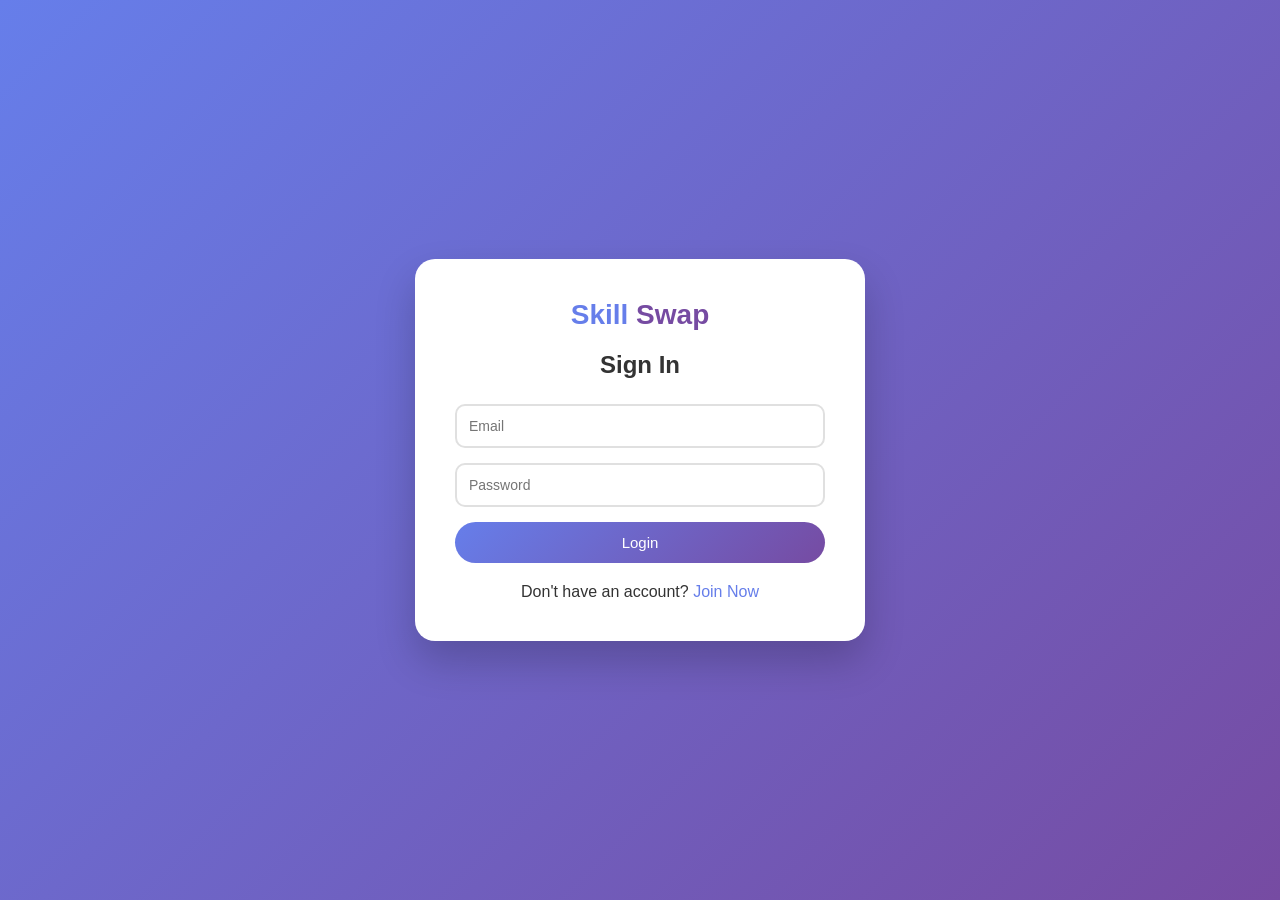
<file: login.html>
<!DOCTYPE html>
<html lang="en">
<head>
    <meta charset="UTF-8">
    <meta name="viewport" content="width=device-width, initial-scale=1.0">
    <title>Login - Skill Swap</title>
    <link rel="stylesheet" href="common.css">
</head>
<body class="auth-page">
    <div class="auth-card">
        <a href="index.html" class="logo"><span>Skill</span> <span>Swap</span></a>
        <h2>Sign In</h2>

        <div id="errorMsg" class="alert alert-error"></div>

        <form id="loginForm">
            <div class="input-group">
                <input type="email" id="email" placeholder="Email" autocomplete="email" required>
            </div>
            <div class="input-group">
                <input type="password" id="password" placeholder="Password" autocomplete="current-password" required>
            </div>
            <button type="submit" id="submitBtn" class="btn btn-block">Login</button>
        </form>

        <div class="auth-link">Don't have an account? <a href="register.html">Join Now</a></div>
    </div>

    <script src="common.js"></script>
    <script>
        // لو مسجل دخول بالفعل ما يفتحش صفحة الدخول
        if (getUser()) window.location.href = 'dashboard.html';

        const form = document.getElementById('loginForm');
        const submitBtn = document.getElementById('submitBtn');
        const errorDiv = document.getElementById('errorMsg');

        function showError(message) {
            errorDiv.textContent = message;
            errorDiv.style.display = 'block';
            setTimeout(() => { errorDiv.style.display = 'none'; }, 5000);
        }

        form.addEventListener('submit', async function (e) {
            e.preventDefault();
            errorDiv.style.display = 'none';

            const email = document.getElementById('email').value.trim();
            const password = document.getElementById('password').value;

            submitBtn.textContent = 'Logging in...';
            submitBtn.disabled = true;

            try {
                const res = await apiFetch('/api/login', {
                    method: 'POST',
                    body: JSON.stringify({ email, password })
                });

                if (res.ok) {
                    // token هييجي من الباك إند بعد ما نضيف JWT
                    saveSession(res.data.user, res.data.token);
                    window.location.href = 'dashboard.html';
                } else {
                    showError((res.data && res.data.detail) || 'Invalid email or password');
                }
            } catch (error) {
                showError('Cannot connect to server');
            } finally {
                submitBtn.textContent = 'Login';
                submitBtn.disabled = false;
            }
        });
    </script>
</body>
</html>
</file>
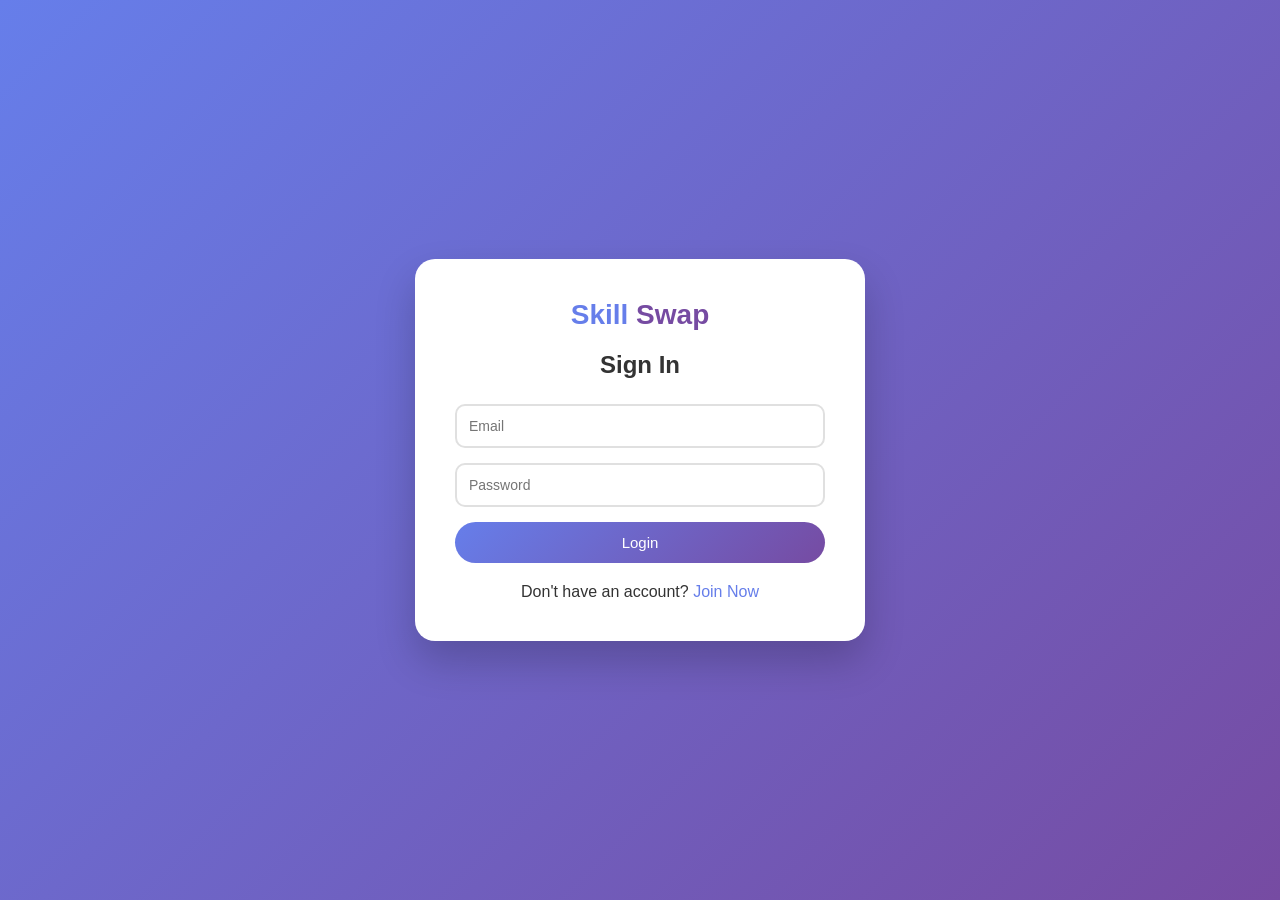
<file: profile.html>
<!DOCTYPE html>
<html lang="en">
<head>
    <meta charset="UTF-8">
    <meta name="viewport" content="width=device-width, initial-scale=1.0">
    <title>Profile - Skill Swap</title>
    <link rel="stylesheet" href="common.css">
</head>
<body>
    <div id="app-header"></div>

    <div class="container narrow stack">
        <div><button class="btn btn-gray btn-sm" onclick="history.length > 1 ? history.back() : window.location.href='search.html'">← Back</button></div>
        <div id="profile" class="stack"><div class="empty">Loading profile...</div></div>
    </div>

    <!-- طلب تبادل -->
    <div id="swapModal" class="modal-backdrop" hidden>
        <div class="modal">
            <h3>Request a swap</h3>
            <div class="field">
                <label for="wantedSelect">I want to learn</label>
                <select id="wantedSelect"></select>
            </div>
            <div class="field">
                <label for="offeredSelect">In return I can teach</label>
                <select id="offeredSelect"></select>
            </div>
            <div class="field">
                <label for="swapMessage">Message (optional)</label>
                <textarea id="swapMessage" maxlength="500" placeholder="Say hello and when you are free..."></textarea>
            </div>
            <div class="modal-actions">
                <button class="btn btn-gray btn-sm" id="swapCancel">Cancel</button>
                <button class="btn btn-sm" id="swapSend">Send request</button>
            </div>
        </div>
    </div>

    <!-- إبلاغ عن فيديو -->
    <div id="reportModal" class="modal-backdrop" hidden>
        <div class="modal">
            <h3>Report this video</h3>
            <div class="field">
                <label for="reportReason">Reason</label>
                <select id="reportReason">
                    <option value="inappropriate">Inappropriate content</option>
                    <option value="spam">Spam</option>
                    <option value="misleading">Misleading</option>
                    <option value="copyright">Copyright</option>
                    <option value="other">Other</option>
                </select>
            </div>
            <div class="field">
                <label for="reportDetails">Details (optional)</label>
                <textarea id="reportDetails" maxlength="500"></textarea>
            </div>
            <div class="modal-actions">
                <button class="btn btn-gray btn-sm" id="reportCancel">Cancel</button>
                <button class="btn btn-danger btn-sm" id="reportSend">Send report</button>
            </div>
        </div>
    </div>

    <script src="common.js"></script>
    <script>
        const me = requireLogin();
        const userId = parseInt(new URLSearchParams(window.location.search).get('id'));
        let profile = null;
        let myTeach = [];
        let reportVideoId = null;

        if (me) init();

        async function init() {
            renderHeader('');
            if (!userId) return showMissing();
            const [res, mine] = await Promise.all([call('/api/users/' + userId), call('/api/my/skills')]);
            if (!res.ok) return showMissing();
            profile = res.data;
            if (mine.ok) myTeach = mine.data.skills.filter(s => s.skill_type === 'teach');
            render();

            document.getElementById('swapCancel').onclick = () => closeModal('swapModal');
            document.getElementById('swapSend').onclick = sendSwap;
            document.getElementById('reportCancel').onclick = () => closeModal('reportModal');
            document.getElementById('reportSend').onclick = sendReport;
        }

        function showMissing() {
            document.getElementById('profile').innerHTML = '<div class="card empty">This profile does not exist.</div>';
        }

        function render() {
            const isMe = profile.id === me.id;
            const teach = profile.skills.filter(s => s.skill_type === 'teach');
            const learn = profile.skills.filter(s => s.skill_type === 'learn');
            document.title = profile.name + ' - Skill Swap';

            const chips = (list, cls) => list.length
                ? list.map(s => `<span class="chip ${cls}">${escapeHtml(s.name)}</span>`).join('')
                : '<span class="muted">Nothing listed</span>';

            document.getElementById('profile').innerHTML = `
                <div class="card">
                    <div class="row" style="gap:20px">
                        <div class="avatar avatar-lg">${initial(profile.name)}</div>
                        <div style="min-width:0">
                            <h2>${escapeHtml(profile.name)}</h2>
                            <div class="muted">📍 ${escapeHtml(profile.location || 'Location not set')}</div>
                            <div style="margin-top:6px">${stars(profile.avg_rating, profile.reviews_count)}
                                <span class="small muted"> · ${profile.completed_sessions || 0} sessions taught</span></div>
                        </div>
                    </div>
                    ${isMe ? '<p class="muted small" style="margin-top:14px">This is how others see your profile.</p>' : `
                    <div class="row" style="margin-top:18px">
                        <button class="btn" id="swapBtn" ${teach.length ? '' : 'disabled title="This user has not listed any skill to teach"'}>🔄 Request a swap</button>
                        <a class="btn btn-outline" href="chat.html?user=${profile.id}">💬 Send message</a>
                    </div>`}
                </div>

                <div class="card">
                    <h3>🎓 Skills I Can Teach</h3>${chips(teach, '')}
                    <h3 style="margin-top:18px">📚 Skills I Want to Learn</h3>${chips(learn, 'chip-learn')}
                </div>

                <div class="card">
                    <h3>🎬 Videos</h3>
                    ${profile.videos.length ? `<div class="grid">${profile.videos.map(v => `
                        <div class="video-card">
                            <video controls preload="metadata" src="${videoUrl(v.id)}"></video>
                            <b>${escapeHtml(v.title)}</b>
                            ${v.skill_name ? `<div class="small muted">${escapeHtml(v.skill_name)}</div>` : ''}
                            ${v.description ? `<div class="small">${escapeHtml(v.description)}</div>` : ''}
                            ${isMe ? '' : `<div><button class="btn btn-outline btn-sm" data-report="${v.id}">Report</button></div>`}
                        </div>`).join('')}</div>` : '<div class="empty">No videos yet.</div>'}
                </div>

                <div class="card">
                    <h3>⭐ Reviews</h3>
                    ${profile.reviews.length ? profile.reviews.map(r => `
                        <div class="review">
                            <div class="row spread">
                                <span class="stars">${'★'.repeat(r.rating)}${'☆'.repeat(5 - r.rating)}</span>
                                <span class="small muted">${formatDate(r.created_at)}</span>
                            </div>
                            ${r.comment ? `<div>${escapeHtml(r.comment)}</div>` : ''}
                            <div class="small muted">${escapeHtml(r.reviewer_name)} · ${escapeHtml(r.skill_name)}</div>
                        </div>`).join('') : '<div class="empty">No reviews yet.</div>'}
                </div>`;

            const swapBtn = document.getElementById('swapBtn');
            if (swapBtn) swapBtn.onclick = openSwap;
            document.querySelectorAll('[data-report]').forEach(b =>
                b.addEventListener('click', () => { reportVideoId = b.dataset.report; openModal('reportModal'); }));
        }

        // ---------- طلب تبادل ----------
        function openSwap() {
            const teach = profile.skills.filter(s => s.skill_type === 'teach');
            document.getElementById('wantedSelect').innerHTML =
                teach.map(s => `<option value="${s.skill_id}">${escapeHtml(s.name)}</option>`).join('');
            document.getElementById('offeredSelect').innerHTML =
                '<option value="">Nothing, I just want to learn</option>' +
                myTeach.map(s => `<option value="${s.skill_id}">${escapeHtml(s.name)}</option>`).join('');
            document.getElementById('swapMessage').value = '';
            openModal('swapModal');
        }

        async function sendSwap() {
            const offered = document.getElementById('offeredSelect').value;
            const btn = document.getElementById('swapSend');
            btn.disabled = true;
            const res = await call('/api/requests', {
                method: 'POST',
                body: JSON.stringify({
                    receiver_id: profile.id,
                    skill_wanted_id: Number(document.getElementById('wantedSelect').value),
                    skill_offered_id: offered ? Number(offered) : null,
                    message: document.getElementById('swapMessage').value.trim() || null,
                }),
            }, 'Request sent');
            btn.disabled = false;
            if (res.ok) closeModal('swapModal');
        }

        // ---------- بلاغ ----------
        async function sendReport() {
            const res = await call(`/api/videos/${reportVideoId}/report`, {
                method: 'POST',
                body: JSON.stringify({
                    reason: document.getElementById('reportReason').value,
                    details: document.getElementById('reportDetails').value.trim() || null,
                }),
            }, 'Report sent. Thank you.');
            if (res.ok) closeModal('reportModal');
        }
    </script>
</body>
</html>
</file>
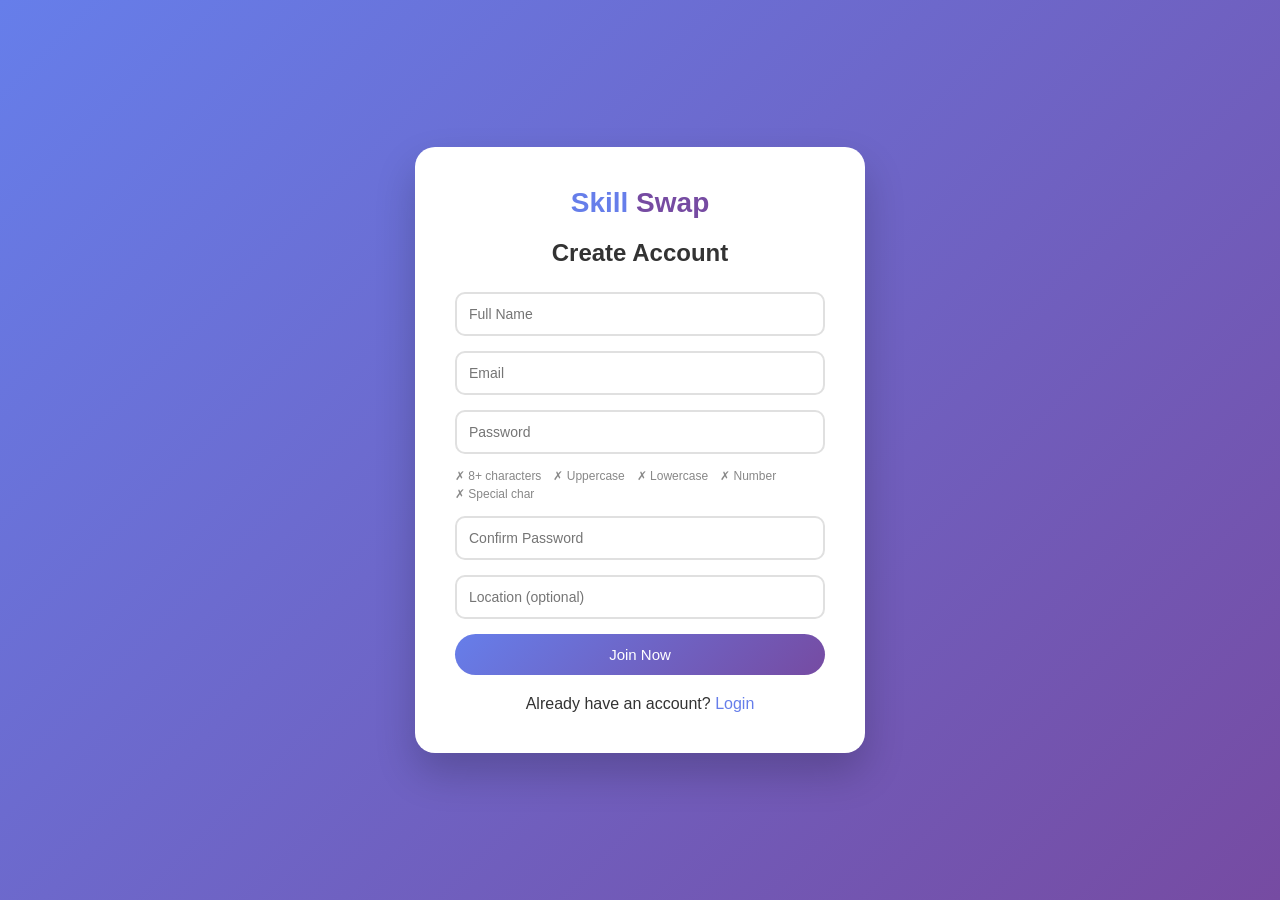
<file: register.html>
<!DOCTYPE html>
<html lang="en">
<head>
    <meta charset="UTF-8">
    <meta name="viewport" content="width=device-width, initial-scale=1.0">
    <title>Register - Skill Swap</title>
    <link rel="stylesheet" href="common.css">
</head>
<body class="auth-page">
    <div class="auth-card">
        <a href="index.html" class="logo"><span>Skill</span> <span>Swap</span></a>
        <h2>Create Account</h2>

        <div id="errorMsg" class="alert alert-error"></div>
        <div id="successMsg" class="alert alert-success"></div>

        <form id="registerForm" novalidate>
            <div class="input-group">
                <input type="text" id="fullname" placeholder="Full Name" autocomplete="name" required>
            </div>
            <div class="input-group">
                <input type="email" id="email" placeholder="Email" autocomplete="email" required>
            </div>
            <div class="input-group">
                <input type="password" id="password" placeholder="Password" autocomplete="new-password" required>
            </div>

            <div class="password-rules" id="passwordRules"></div>

            <div class="input-group">
                <input type="password" id="confirm_password" placeholder="Confirm Password" autocomplete="new-password" required>
            </div>
            <div class="input-group">
                <input type="text" id="location" placeholder="Location (optional)">
            </div>

            <button type="submit" id="submitBtn" class="btn btn-block">Join Now</button>
        </form>

        <div class="auth-link">Already have an account? <a href="login.html">Login</a></div>
    </div>

    <script src="common.js"></script>
    <script>
        if (getUser()) window.location.href = 'dashboard.html';

        // ---------- قواعد الباسورد (مكان واحد بس) ----------
        const PASSWORD_RULES = [
            { label: '8+ characters', test: p => p.length >= 8,
              error: 'Password must be at least 8 characters' },
            { label: 'Uppercase',     test: p => /[A-Z]/.test(p),
              error: 'Password must contain an uppercase letter (A-Z)' },
            { label: 'Lowercase',     test: p => /[a-z]/.test(p),
              error: 'Password must contain a lowercase letter (a-z)' },
            { label: 'Number',        test: p => /\d/.test(p),
              error: 'Password must contain a number (0-9)' },
            { label: 'Special char',  test: p => /[^A-Za-z0-9]/.test(p),
              error: 'Password must contain a special character (!@#$%^&*)' }
        ];

        const rulesBox = document.getElementById('passwordRules');
        const passwordInput = document.getElementById('password');

        function renderRules(password) {
            rulesBox.innerHTML = PASSWORD_RULES.map(rule => {
                const ok = rule.test(password);
                return `<span class="rule ${ok ? 'met' : ''}">${ok ? '✓' : '✗'} ${rule.label}</span>`;
            }).join('');
        }

        // أول ما اليوزر يكتب يتحدث على طول
        passwordInput.addEventListener('input', e => renderRules(e.target.value));
        renderRules('');

        function validatePassword(password) {
            const failed = PASSWORD_RULES.find(rule => !rule.test(password));
            return failed ? failed.error : null;
        }

        // ---------- رسائل ----------
        const errorDiv = document.getElementById('errorMsg');
        const successDiv = document.getElementById('successMsg');

        function showError(message) {
            successDiv.style.display = 'none';
            errorDiv.textContent = message;
            errorDiv.style.display = 'block';
            setTimeout(() => { errorDiv.style.display = 'none'; }, 5000);
        }

        // ---------- إرسال الفورم ----------
        document.getElementById('registerForm').addEventListener('submit', async function (e) {
            e.preventDefault();

            // submitBtn بيتعرّف الأول عشان نقدر نستخدمه في أي حالة
            const submitBtn = document.getElementById('submitBtn');

            const fullname = document.getElementById('fullname').value.trim();
            const email = document.getElementById('email').value.trim();
            const password = passwordInput.value;
            const confirm = document.getElementById('confirm_password').value;
            const location = document.getElementById('location').value.trim();

            errorDiv.style.display = 'none';
            successDiv.style.display = 'none';

            if (!fullname || !email || !password) {
                return showError('Please fill all required fields');
            }

            const passwordError = validatePassword(password);
            if (passwordError) return showError(passwordError);

            if (password !== confirm) {
                return showError('Passwords do not match');
            }

            submitBtn.textContent = 'Creating account...';
            submitBtn.disabled = true;

            try {
                const res = await apiFetch('/api/register', {
                    method: 'POST',
                    body: JSON.stringify({ name: fullname, email, password, location })
                });

                if (res.ok) {
                    successDiv.textContent = '✅ Account created successfully! Redirecting to login...';
                    successDiv.style.display = 'block';
                    setTimeout(() => { window.location.href = 'login.html'; }, 2000);
                    return; // الزرار يفضل متعطل لحد التحويل
                }
                showError((res.data && res.data.detail) || 'Registration failed');
            } catch (error) {
                showError('Cannot connect to server. Make sure backend is running: python backend.py');
            }

            submitBtn.textContent = 'Join Now';
            submitBtn.disabled = false;
        });
    </script>
</body>
</html>
</file>
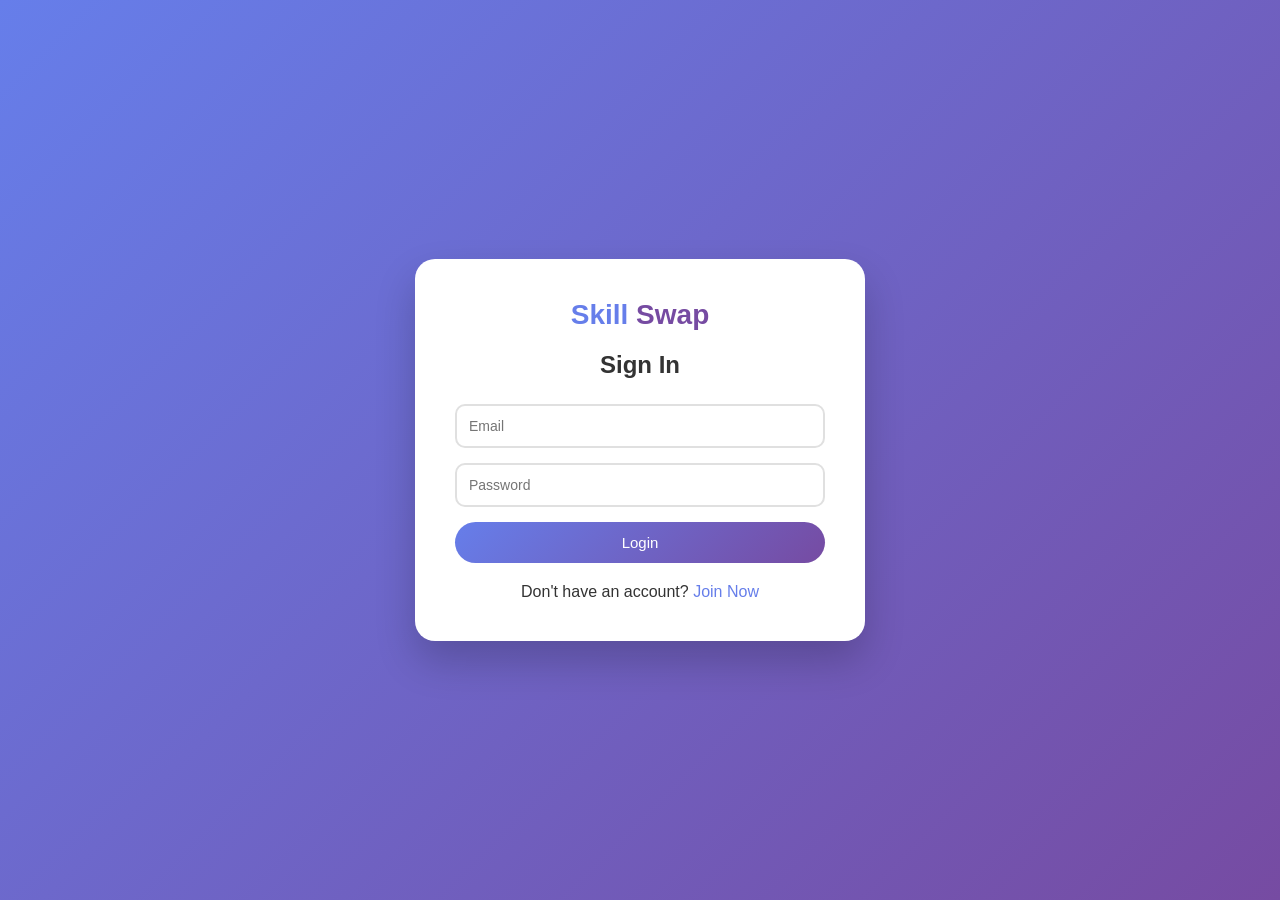
<file: search.html>
<!DOCTYPE html>
<html lang="en">
<head>
    <meta charset="UTF-8">
    <meta name="viewport" content="width=device-width, initial-scale=1.0">
    <title>Search - Skill Swap</title>
    <link rel="stylesheet" href="common.css">
</head>
<body>
    <div id="app-header"></div>

    <div class="container stack">
        <div class="card">
            <div class="row" style="align-items:stretch">
                <input type="text" id="searchInput" class="search-input" style="flex:2 1 240px"
                       placeholder="Search by name or skill..." aria-label="Search">
                <select id="skillFilter" class="search-input" style="flex:1 1 180px" aria-label="Filter by skill"></select>
                <select id="typeFilter" class="search-input" style="flex:1 1 160px" aria-label="Filter type" disabled>
                    <option value="">Teaches or learns</option>
                    <option value="teach">Teaches it</option>
                    <option value="learn">Wants to learn it</option>
                </select>
            </div>
        </div>

        <div id="resultsInfo" class="muted small"></div>
        <div id="results" class="grid"></div>
    </div>

    <script src="common.js"></script>
    <script>
        const me = requireLogin();
        let timer = null;
        let searchCounter = 0;   // عشان نتجاهل نتيجة بحث قديم وصلت متأخرة

        if (me) init();

        async function init() {
            renderHeader('search');
            // الكلمة اللي جاية من الصفحة الرئيسية
            const q = new URLSearchParams(window.location.search).get('q') || '';
            document.getElementById('searchInput').value = q;

            document.getElementById('searchInput').addEventListener('input', schedule);
            document.getElementById('skillFilter').addEventListener('change', () => {
                document.getElementById('typeFilter').disabled = !document.getElementById('skillFilter').value;
                if (!document.getElementById('skillFilter').value) document.getElementById('typeFilter').value = '';
                runSearch();
            });
            document.getElementById('typeFilter').addEventListener('change', runSearch);

            const cat = await call('/api/skills');
            if (cat.ok) {
                const groups = {};
                cat.data.skills.forEach(s => (groups[s.category] = groups[s.category] || []).push(s));
                document.getElementById('skillFilter').innerHTML = '<option value="">Any skill</option>' +
                    Object.keys(groups).map(c => `<optgroup label="${escapeHtml(c)}">` +
                        groups[c].map(s => `<option value="${s.id}">${escapeHtml(s.name)}</option>`).join('') +
                        '</optgroup>').join('');
            }
            runSearch();
        }

        function schedule() {
            clearTimeout(timer);
            timer = setTimeout(runSearch, 300);
        }

        async function runSearch() {
            const ticket = ++searchCounter;
            const params = new URLSearchParams();
            const q = document.getElementById('searchInput').value.trim();
            const skill = document.getElementById('skillFilter').value;
            const type = document.getElementById('typeFilter').value;
            if (q) params.set('q', q);
            if (skill) {
                params.set('skill_id', skill);
                if (type) params.set('skill_type', type);
            }
            const res = await call('/api/users?' + params.toString());
            if (ticket !== searchCounter) return;   // وصل بحث أحدث، تجاهل ده
            if (res.ok) display(res.data.users);
        }

        function display(users) {
            document.getElementById('resultsInfo').textContent =
                users.length ? users.length + ' people found' : '';
            const box = document.getElementById('results');
            if (!users.length) {
                box.innerHTML = '<div class="empty" style="grid-column:1/-1">No users found. Try another word or skill.</div>';
                return;
            }
            box.innerHTML = users.map(u => {
                const skills = u.skills || [];
                const shown = skills.slice(0, 6);
                return `<div class="user-card" data-id="${u.id}">
                    <div class="row">
                        <div class="avatar">${initial(u.name)}</div>
                        <div style="min-width:0">
                            <div class="user-name">${escapeHtml(u.name)}</div>
                            <div class="muted small">${escapeHtml(u.location || 'Location not set')}</div>
                        </div>
                    </div>
                    <div>${stars(u.avg_rating, u.reviews_count)}
                        <span class="small muted"> · ${u.completed_sessions || 0} sessions</span></div>
                    <div>${shown.map(s => `<span class="chip ${s.skill_type === 'learn' ? 'chip-learn' : ''}"
                        title="${s.skill_type === 'teach' ? 'Teaches' : 'Wants to learn'}">${s.skill_type === 'teach' ? '🎓' : '📚'} ${escapeHtml(s.name)}</span>`).join('')}
                        ${skills.length > shown.length ? `<span class="small muted">+${skills.length - shown.length} more</span>` : ''}</div>
                </div>`;
            }).join('');
            box.querySelectorAll('.user-card').forEach(c =>
                c.addEventListener('click', () => window.location.href = 'profile.html?id=' + c.dataset.id));
        }
    </script>
</body>
</html>
</file>
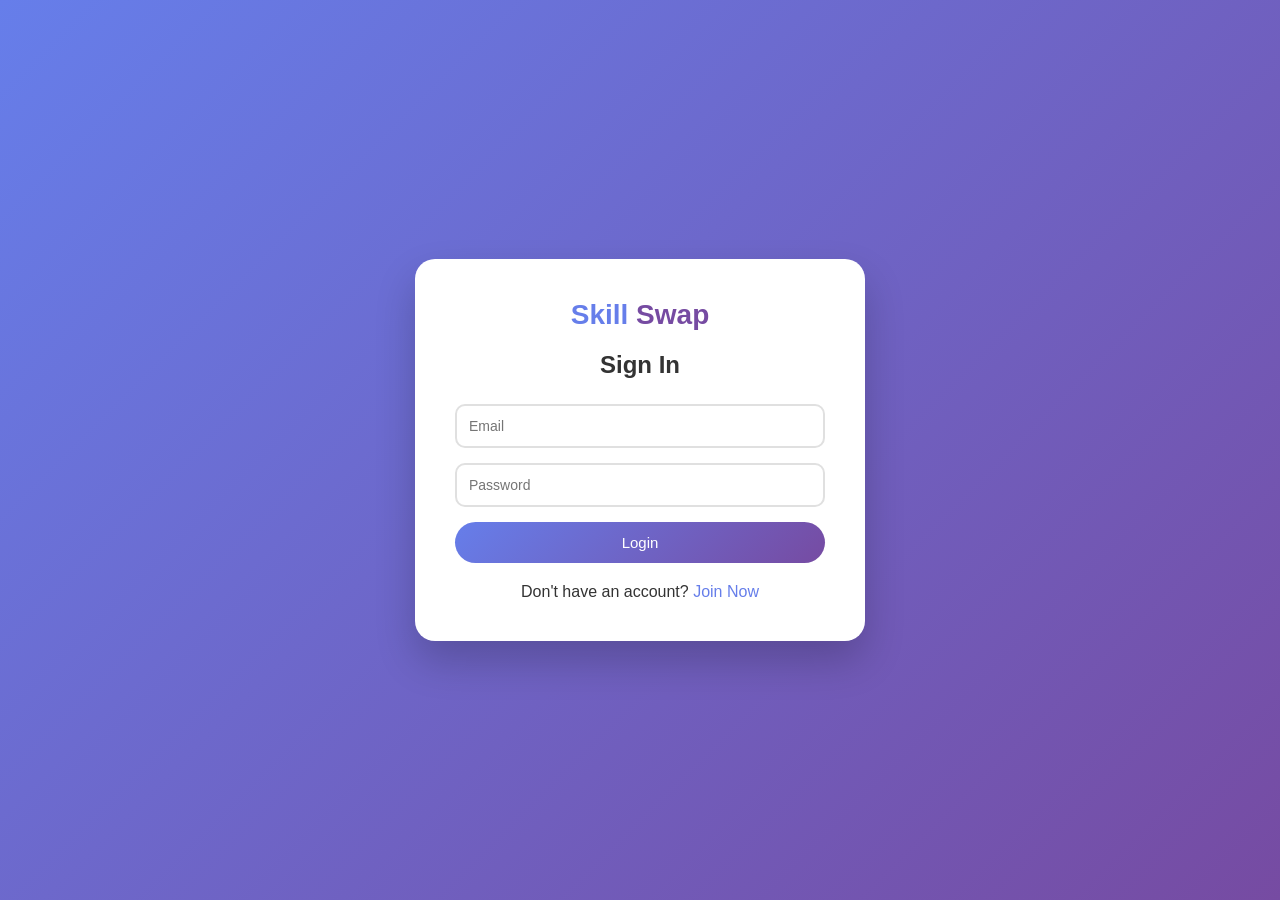
<file: swaps.html>
<!DOCTYPE html>
<html lang="en">
<head>
    <meta charset="UTF-8">
    <meta name="viewport" content="width=device-width, initial-scale=1.0">
    <title>My Swaps - Skill Swap</title>
    <link rel="stylesheet" href="common.css">
    <style>
        .tabs { display: flex; gap: 8px; flex-wrap: wrap; }
        .tab {
            background: white; border: 2px solid transparent; color: #555;
            padding: 10px 20px; border-radius: 30px; cursor: pointer; font-size: 15px;
        }
        .tab.active { border-color: var(--primary); color: var(--primary); font-weight: bold; }
        .tab .nav-badge { margin-left: 6px; }
        .item { display: flex; flex-direction: column; gap: 8px; }
        .item-note { background: var(--bg); border-radius: 10px; padding: 8px 12px; font-size: 14px; }
        .star-pick { display: flex; gap: 4px; }
        .star-pick button { background: none; border: none; font-size: 32px; color: #ccc; cursor: pointer; line-height: 1; }
        .star-pick button.on { color: #f5a623; }
        a.person { color: var(--primary); font-weight: bold; text-decoration: none; }
    </style>
</head>
<body>
    <div id="app-header"></div>

    <div class="container narrow stack">
        <div>
            <h1 class="page-title">My Swaps</h1>
            <p class="muted">Requests you received and sent, and your sessions.</p>
        </div>

        <div class="tabs" role="tablist">
            <button class="tab" data-tab="incoming" role="tab">Received <span id="badgeIncoming" class="nav-badge" hidden></span></button>
            <button class="tab" data-tab="sent" role="tab">Sent</button>
            <button class="tab" data-tab="sessions" role="tab">Sessions <span id="badgeSessions" class="nav-badge" hidden></span></button>
        </div>

        <div id="panel" class="stack"><div class="empty">Loading...</div></div>
    </div>

    <!-- تحديد موعد -->
    <div id="scheduleModal" class="modal-backdrop" hidden>
        <div class="modal">
            <h3>Set session time</h3>
            <div class="field">
                <label for="scheduleAt">Date and time</label>
                <input type="datetime-local" id="scheduleAt" style="width:100%;padding:11px;border:2px solid var(--border);border-radius:10px;font-size:14px">
            </div>
            <div class="modal-actions">
                <button class="btn btn-gray btn-sm" id="scheduleCancel">Cancel</button>
                <button class="btn btn-sm" id="scheduleSave">Save</button>
            </div>
        </div>
    </div>

    <!-- تقييم -->
    <div id="reviewModal" class="modal-backdrop" hidden>
        <div class="modal">
            <h3 id="reviewTitle">Review your teacher</h3>
            <div class="field">
                <label>Rating</label>
                <div class="star-pick" id="starPick" role="radiogroup" aria-label="Rating"></div>
            </div>
            <div class="field">
                <label for="reviewComment">Comment (optional)</label>
                <textarea id="reviewComment" maxlength="1000" placeholder="How was the session?"></textarea>
            </div>
            <div class="modal-actions">
                <button class="btn btn-gray btn-sm" id="reviewCancel">Cancel</button>
                <button class="btn btn-sm" id="reviewSave">Submit review</button>
            </div>
        </div>
    </div>

    <script src="common.js"></script>
    <script>
        const me = requireLogin();
        let tab = 'incoming';
        let data = { incoming: [], sent: [], sessions: [] };
        let scheduleSessionId = null;
        let reviewSessionId = null;
        let rating = 0;

        if (me) init();

        function init() {
            renderHeader('swaps');
            const fromHash = location.hash.replace('#', '');
            if (['incoming', 'sent', 'sessions'].includes(fromHash)) tab = fromHash;

            document.querySelectorAll('.tab').forEach(b => b.addEventListener('click', () => showTab(b.dataset.tab)));
            document.getElementById('panel').addEventListener('click', onAction);
            document.getElementById('scheduleCancel').onclick = () => closeModal('scheduleModal');
            document.getElementById('scheduleSave').onclick = saveSchedule;
            document.getElementById('reviewCancel').onclick = () => closeModal('reviewModal');
            document.getElementById('reviewSave').onclick = saveReview;
            buildStars();
            loadAll();
        }

        async function loadAll() {
            const [inc, sent, ses] = await Promise.all([
                call('/api/requests?box=incoming'),
                call('/api/requests?box=outgoing'),
                call('/api/sessions'),
            ]);
            if (inc.ok) data.incoming = inc.data.requests;
            if (sent.ok) data.sent = sent.data.requests;
            if (ses.ok) data.sessions = ses.data.sessions;
            showTab(tab);
        }

        function showTab(name) {
            tab = name;
            history.replaceState(null, '', '#' + name);
            document.querySelectorAll('.tab').forEach(b => b.classList.toggle('active', b.dataset.tab === name));
            const pending = data.incoming.filter(r => r.status === 'pending').length;
            const scheduled = data.sessions.filter(s => s.status === 'scheduled').length;
            setBadge('badgeIncoming', pending);
            setBadge('badgeSessions', scheduled);
            const panel = document.getElementById('panel');
            panel.innerHTML = name === 'sessions' ? renderSessions() : renderRequests(name);
        }

        function setBadge(id, n) {
            const el = document.getElementById(id);
            el.textContent = n;
            el.hidden = !n;
        }

        function person(id, name) {
            return `<a class="person" href="profile.html?id=${Number(id)}">${escapeHtml(name)}</a>`;
        }

        // ---------- الطلبات ----------
        function renderRequests(box) {
            const list = data[box];
            if (!list.length) {
                return `<div class="card empty">${box === 'incoming'
                    ? 'No requests yet. When someone asks to learn from you, it appears here.'
                    : 'You have not sent any request. Find someone in <a href="search.html">Search</a>.'}</div>`;
            }
            return list.map(r => {
                const incoming = box === 'incoming';
                const who = incoming ? person(r.requester_id, r.requester_name) : person(r.receiver_id, r.receiver_name);
                const line = incoming
                    ? `${who} wants to learn <b>${escapeHtml(r.skill_wanted)}</b> from you` +
                      (r.skill_offered ? ` and offers to teach you <b>${escapeHtml(r.skill_offered)}</b>.` : '.')
                    : `You asked ${who} to teach you <b>${escapeHtml(r.skill_wanted)}</b>` +
                      (r.skill_offered ? ` in return for <b>${escapeHtml(r.skill_offered)}</b>.` : '.');
                let actions = '';
                if (r.status === 'pending') {
                    actions = incoming
                        ? `<button class="btn btn-success btn-sm" data-act="accept" data-id="${r.id}">Accept</button>
                           <button class="btn btn-danger btn-sm" data-act="reject" data-id="${r.id}">Decline</button>`
                        : `<button class="btn btn-gray btn-sm" data-act="cancel-request" data-id="${r.id}">Cancel request</button>`;
                }
                return `<div class="card item">
                    <div class="row spread"><span class="small muted">${formatDate(r.created_at)}</span>
                        <span class="badge badge-${r.status}">${r.status}</span></div>
                    <div>${line}</div>
                    ${r.message ? `<div class="item-note">“${escapeHtml(r.message)}”</div>` : ''}
                    ${actions ? `<div class="row">${actions}</div>` : ''}
                </div>`;
            }).join('');
        }

        // ---------- الجلسات ----------
        function renderSessions() {
            const list = data.sessions;
            if (!list.length) {
                return '<div class="card empty">No sessions yet. A session is created when a request is accepted.</div>';
            }
            return list.map(s => {
                const teaching = s.my_role === 'teacher';
                const other = teaching ? person(s.learner_id, s.learner_name) : person(s.teacher_id, s.teacher_name);
                const otherId = teaching ? s.learner_id : s.teacher_id;
                let actions = '';
                if (s.status === 'scheduled') {
                    actions += `<button class="btn btn-outline btn-sm" data-act="schedule" data-id="${s.id}">${s.scheduled_at ? 'Change time' : 'Set time'}</button>`;
                    if (s.can_complete) actions += `<button class="btn btn-success btn-sm" data-act="complete" data-id="${s.id}">Mark as completed</button>`;
                    actions += `<button class="btn btn-gray btn-sm" data-act="cancel-session" data-id="${s.id}">Cancel</button>`;
                }
                if (s.can_review) actions += `<button class="btn btn-sm" data-act="review" data-id="${s.id}">⭐ Leave a review</button>`;
                actions += `<a class="btn btn-outline btn-sm" href="chat.html?user=${Number(otherId)}">💬 Message</a>`;

                const note = s.status === 'scheduled' && teaching
                    ? '<div class="small muted">Your student confirms when the session is done.</div>' : '';
                const review = s.review_rating
                    ? `<div class="item-note"><span class="stars">${'★'.repeat(s.review_rating)}${'☆'.repeat(5 - s.review_rating)}</span>
                       ${s.review_comment ? ' ' + escapeHtml(s.review_comment) : ''}</div>` : '';
                return `<div class="card item">
                    <div class="row spread"><b>${escapeHtml(s.skill_name)}</b>
                        <span class="badge badge-${s.status}">${s.status}</span></div>
                    <div>${teaching ? 'You teach' : 'You learn from'} ${other}</div>
                    ${s.scheduled_at && s.status === 'scheduled' ? `<div>🕒 ${formatDate(s.scheduled_at)}</div>` : ''}
                    ${s.completed_at ? `<div class="small muted">Completed ${formatDate(s.completed_at)}</div>` : ''}
                    ${review}${note}
                    <div class="row">${actions}</div>
                </div>`;
            }).join('');
        }

        // ---------- الأزرار ----------
        async function onAction(e) {
            const btn = e.target.closest('[data-act]');
            if (!btn) return;
            const id = btn.dataset.id;
            const act = btn.dataset.act;

            if (act === 'accept' || act === 'reject') {
                const res = await call(`/api/requests/${id}/respond`, { method: 'POST', body: JSON.stringify({ action: act }) });
                if (res.ok) {
                    const n = res.data.sessions_created;
                    toast(act === 'accept' ? `Accepted. ${n} session${n > 1 ? 's' : ''} created.` : 'Request declined.', 'success');
                    tab = act === 'accept' ? 'sessions' : tab;
                }
            } else if (act === 'cancel-request') {
                await call(`/api/requests/${id}/cancel`, { method: 'POST' }, 'Request cancelled');
            } else if (act === 'cancel-session') {
                if (!window.confirm('Cancel this session?')) return;
                await call(`/api/sessions/${id}/cancel`, { method: 'POST' }, 'Session cancelled');
            } else if (act === 'complete') {
                if (!window.confirm('Confirm that this session took place?')) return;
                await call(`/api/sessions/${id}/complete`, { method: 'POST' }, 'Session marked as completed');
            } else if (act === 'schedule') {
                scheduleSessionId = id;
                const input = document.getElementById('scheduleAt');
                input.value = '';
                input.min = new Date(Date.now() - new Date().getTimezoneOffset() * 60000).toISOString().slice(0, 16);
                openModal('scheduleModal');
                return;
            } else if (act === 'review') {
                reviewSessionId = id;
                setRating(0);
                document.getElementById('reviewComment').value = '';
                openModal('reviewModal');
                return;
            }
            loadAll();
        }

        async function saveSchedule() {
            const value = document.getElementById('scheduleAt').value;
            if (!value) return toast('Choose a date and time', 'error');
            const res = await call(`/api/sessions/${scheduleSessionId}/schedule`, {
                method: 'POST', body: JSON.stringify({ scheduled_at: value }),
            }, 'Time saved');
            if (res.ok) { closeModal('scheduleModal'); loadAll(); }
        }

        function buildStars() {
            const box = document.getElementById('starPick');
            box.innerHTML = [1, 2, 3, 4, 5].map(n =>
                `<button type="button" data-star="${n}" role="radio" aria-label="${n} star${n > 1 ? 's' : ''}">★</button>`).join('');
            box.addEventListener('click', e => {
                const b = e.target.closest('[data-star]');
                if (b) setRating(Number(b.dataset.star));
            });
        }

        function setRating(n) {
            rating = n;
            document.querySelectorAll('#starPick button').forEach(b =>
                b.classList.toggle('on', Number(b.dataset.star) <= n));
        }

        async function saveReview() {
            if (!rating) return toast('Choose a rating from 1 to 5 stars', 'error');
            const res = await call(`/api/sessions/${reviewSessionId}/review`, {
                method: 'POST',
                body: JSON.stringify({ rating, comment: document.getElementById('reviewComment').value.trim() || null }),
            }, 'Thank you for your review');
            if (res.ok) { closeModal('reviewModal'); loadAll(); }
        }
    </script>
</body>
</html>
</file>
<file: common.css>
/* ============================================================
   common.css  -  ستايل مشترك لكل الصفحات
   حمّله في كل صفحة:  <link rel="stylesheet" href="common.css">
   ============================================================ */

:root {
    --primary: #667eea;
    --primary-dark: #764ba2;
    --gradient: linear-gradient(135deg, #667eea, #764ba2);
    --bg: #f0f2f5;
    --text: #333;
    --muted: #888;
    --danger: #dc3545;
    --success: #28a745;
    --warning: #e08a00;
    --border: #e0e0e0;
    --chip-bg: #e0e7ff;
}

* { margin: 0; padding: 0; box-sizing: border-box; }
[hidden] { display: none !important; }

body {
    font-family: 'Segoe UI', Tahoma, Geneva, Verdana, sans-serif;
    background: var(--bg);
    color: var(--text);
}

/* ---------- الهيدر ---------- */
.app-header {
    background: white;
    padding: 15px 40px;
    display: flex;
    justify-content: space-between;
    align-items: center;
    flex-wrap: wrap;
    gap: 10px;
    box-shadow: 0 2px 10px rgba(0,0,0,0.08);
}
.logo { font-size: 24px; font-weight: bold; text-decoration: none; }
.logo span:first-child { color: var(--primary); }
.logo span:last-child { color: var(--primary-dark); }

.nav { display: flex; align-items: center; flex-wrap: wrap; gap: 6px; }
.nav a {
    text-decoration: none;
    color: #555;
    padding: 8px 14px;
    border-radius: 25px;
    transition: background 0.2s;
}
.nav a:hover { background: #eef0ff; }
.nav a.active { color: var(--primary); font-weight: bold; }
.nav-user { color: var(--muted); font-size: 14px; margin: 0 8px; }
.nav .logout-btn { background: var(--danger); color: white; }
.nav .logout-btn:hover { background: #bb2d3b; }
.nav .join-btn { background: var(--gradient); color: white; }
.nav-badge {
    background: var(--danger);
    color: white;
    border-radius: 10px;
    font-size: 11px;
    padding: 1px 6px;
    margin-left: 4px;
}

/* ---------- حاويات وكروت ---------- */
.container { max-width: 1200px; margin: 0 auto; padding: 30px; }
.narrow { max-width: 860px; }
.card { background: white; border-radius: 15px; padding: 25px; box-shadow: 0 2px 10px rgba(0,0,0,0.05); }
.card h3 { color: var(--primary); margin-bottom: 15px; }
.stack { display: flex; flex-direction: column; gap: 22px; }
.row { display: flex; gap: 10px; align-items: center; flex-wrap: wrap; }
.spread { justify-content: space-between; }
.grid { display: grid; grid-template-columns: repeat(auto-fill, minmax(280px, 1fr)); gap: 20px; }
.two-col { display: grid; grid-template-columns: 1fr 1fr; gap: 22px; }
.muted { color: var(--muted); }
.small { font-size: 13px; }
.empty { color: var(--muted); text-align: center; padding: 18px 0; }
.page-title { font-size: 26px; margin-bottom: 4px; }

.hero-card { background: var(--gradient); color: white; padding: 32px; border-radius: 20px; }
.hero-card p { opacity: 0.9; margin-top: 6px; }

.stat-grid { display: grid; grid-template-columns: repeat(auto-fit, minmax(170px, 1fr)); gap: 16px; }
.stat-card { background: white; padding: 20px; border-radius: 15px; text-align: center; }
.stat-number { font-size: 32px; font-weight: bold; color: var(--primary); }

.banner {
    background: #fff4d6;
    border: 1px solid #f0d58a;
    color: #7a5a00;
    padding: 14px 18px;
    border-radius: 12px;
    display: flex;
    justify-content: space-between;
    align-items: center;
    gap: 10px;
    flex-wrap: wrap;
}
.banner a { color: #7a5a00; font-weight: bold; }

/* ---------- أزرار ---------- */
.btn {
    background: var(--gradient);
    color: white;
    border: none;
    padding: 12px 25px;
    border-radius: 30px;
    cursor: pointer;
    font-size: 15px;
    text-decoration: none;
    display: inline-block;
}
.btn:disabled { opacity: 0.6; cursor: not-allowed; }
.btn-block { width: 100%; }
.btn-sm { padding: 7px 16px; font-size: 13px; }
.btn-outline { background: white; color: var(--primary); border: 2px solid var(--primary); }
.btn-danger { background: var(--danger); }
.btn-success { background: var(--success); }
.btn-gray { background: #6c757d; }

/* ---------- شارات ومهارات ---------- */
.chip {
    display: inline-flex;
    align-items: center;
    gap: 6px;
    background: var(--chip-bg);
    color: var(--primary);
    padding: 6px 14px;
    border-radius: 25px;
    font-size: 14px;
    margin: 3px;
}
.chip-learn { background: #fdecc8; color: #8a5a00; }
.chip-hit { background: #d4edda; color: #1e6b32; font-weight: 600; }
.chip-x {
    background: none;
    border: none;
    color: inherit;
    cursor: pointer;
    font-size: 16px;
    line-height: 1;
    opacity: 0.6;
}
.chip-x:hover { opacity: 1; }

.badge { display: inline-block; padding: 3px 10px; border-radius: 12px; font-size: 12px; font-weight: 600; }
.badge-pending { background: #fff4d6; color: #7a5a00; }
.badge-approved, .badge-accepted, .badge-completed { background: #d4edda; color: #1e6b32; }
.badge-rejected, .badge-cancelled { background: #fee; color: #a12a36; }
.badge-scheduled { background: #e0e7ff; color: #3b4cb8; }
.badge-mutual { background: #d4edda; color: #1e6b32; }

.avatar {
    width: 50px; height: 50px;
    background: var(--gradient);
    border-radius: 50%;
    display: flex; align-items: center; justify-content: center;
    color: white; font-size: 20px; font-weight: bold;
    flex-shrink: 0;
}
.avatar-lg { width: 90px; height: 90px; font-size: 40px; }
.stars { color: #f5a623; letter-spacing: 1px; }

/* ---------- كروت المستخدمين ---------- */
.user-card {
    background: white;
    border-radius: 15px;
    padding: 20px;
    box-shadow: 0 2px 10px rgba(0,0,0,0.05);
    cursor: pointer;
    transition: transform 0.2s;
    display: flex;
    flex-direction: column;
    gap: 10px;
    min-width: 0;
}
.user-card:hover { transform: translateY(-4px); }
.user-name { font-size: 18px; font-weight: bold; color: var(--primary); }
.user-card .badge { align-self: flex-start; }

/* ---------- فورم ---------- */
.field { margin-bottom: 14px; }
.field label { display: block; font-size: 13px; color: #555; margin-bottom: 5px; font-weight: 600; }
.field input[type=text], .field input[type=file], .field select, .field textarea,
.search-input {
    width: 100%;
    padding: 11px 12px;
    border: 2px solid var(--border);
    border-radius: 10px;
    font-size: 14px;
    font-family: inherit;
    outline: none;
    background: white;
}
.field input:focus, .field select:focus, .field textarea:focus, .search-input:focus { border-color: var(--primary); }
.field textarea { resize: vertical; min-height: 80px; }

/* ---------- نافذة منبثقة ---------- */
.modal-backdrop {
    position: fixed; inset: 0;
    background: rgba(0,0,0,0.5);
    display: flex; justify-content: center; align-items: center;
    padding: 16px;
    z-index: 1000;
}
.modal { background: white; border-radius: 16px; padding: 26px; width: 100%; max-width: 460px; max-height: 90vh; overflow-y: auto; }
.modal h3 { margin-bottom: 16px; color: var(--primary); }
.modal-actions { display: flex; gap: 10px; justify-content: flex-end; margin-top: 8px; flex-wrap: wrap; }

/* ---------- إشعار صغير ---------- */
#toastBox { position: fixed; bottom: 20px; right: 20px; display: flex; flex-direction: column; gap: 8px; z-index: 2000; }
.toast { background: #333; color: white; padding: 12px 18px; border-radius: 10px; max-width: 340px; font-size: 14px; }
.toast-error { background: var(--danger); }
.toast-success { background: var(--success); }

/* ---------- فيديو وتقييمات ---------- */
.video-card { display: flex; flex-direction: column; gap: 8px; min-width: 0; }
.video-card video { width: 100%; border-radius: 10px; background: #000; max-height: 260px; }
.review { border-top: 1px solid var(--border); padding: 12px 0; }
.review:first-child { border-top: none; }

/* ---------- صفحات الدخول والتسجيل ---------- */
.auth-page {
    background: linear-gradient(135deg, #667eea 0%, #764ba2 100%);
    min-height: 100vh;
    display: flex;
    justify-content: center;
    align-items: center;
    padding: 20px;
}
.auth-card {
    background: white;
    border-radius: 20px;
    padding: 40px;
    width: 100%;
    max-width: 450px;
    box-shadow: 0 20px 40px rgba(0,0,0,0.2);
}
.auth-card .logo { display: block; text-align: center; margin-bottom: 20px; font-size: 28px; }
.auth-card h2 { text-align: center; margin-bottom: 25px; }

.input-group { margin-bottom: 15px; }
.input-group input {
    width: 100%;
    padding: 12px;
    border: 2px solid var(--border);
    border-radius: 10px;
    font-size: 14px;
    outline: none;
    transition: border-color 0.2s;
}
.input-group input:focus { border-color: var(--primary); }

.auth-link { text-align: center; margin-top: 20px; }
.auth-link a { color: var(--primary); text-decoration: none; }

.alert { padding: 10px; border-radius: 8px; margin-bottom: 15px; display: none; font-size: 14px; }
.alert-error { background: #fee; color: var(--danger); }
.alert-success { background: #d4edda; color: var(--success); }

/* ---------- متطلبات الباسورد ---------- */
.password-rules { margin-bottom: 15px; font-size: 12px; display: flex; flex-wrap: wrap; gap: 4px 12px; }
.password-rules .rule { color: var(--muted); }
.password-rules .rule.met { color: var(--success); }

/* ---------- موبايل ---------- */
@media (max-width: 768px) {
    .app-header { flex-direction: column; text-align: center; padding: 15px 20px; }
    .nav { justify-content: center; }
    .container { padding: 20px 15px; }
    .two-col { grid-template-columns: 1fr; }
    #toastBox { left: 16px; right: 16px; }
}
</file>
